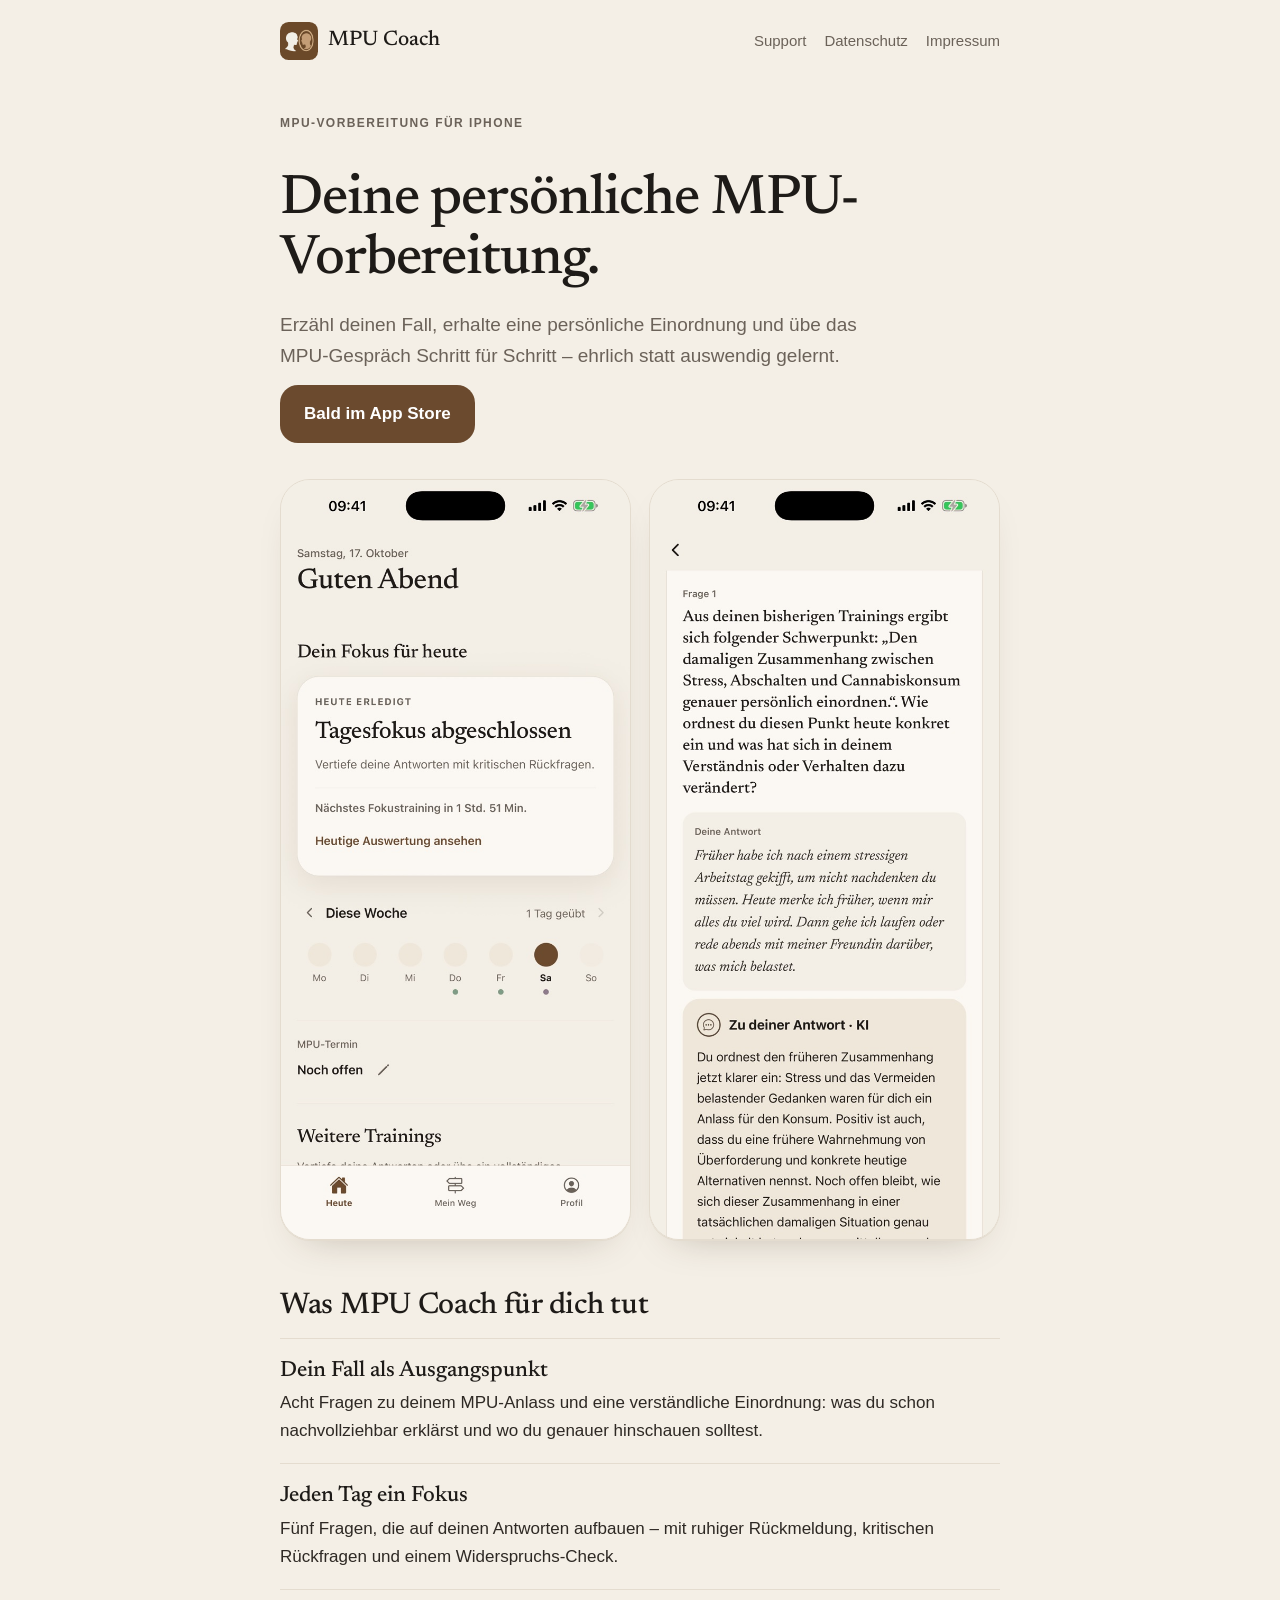
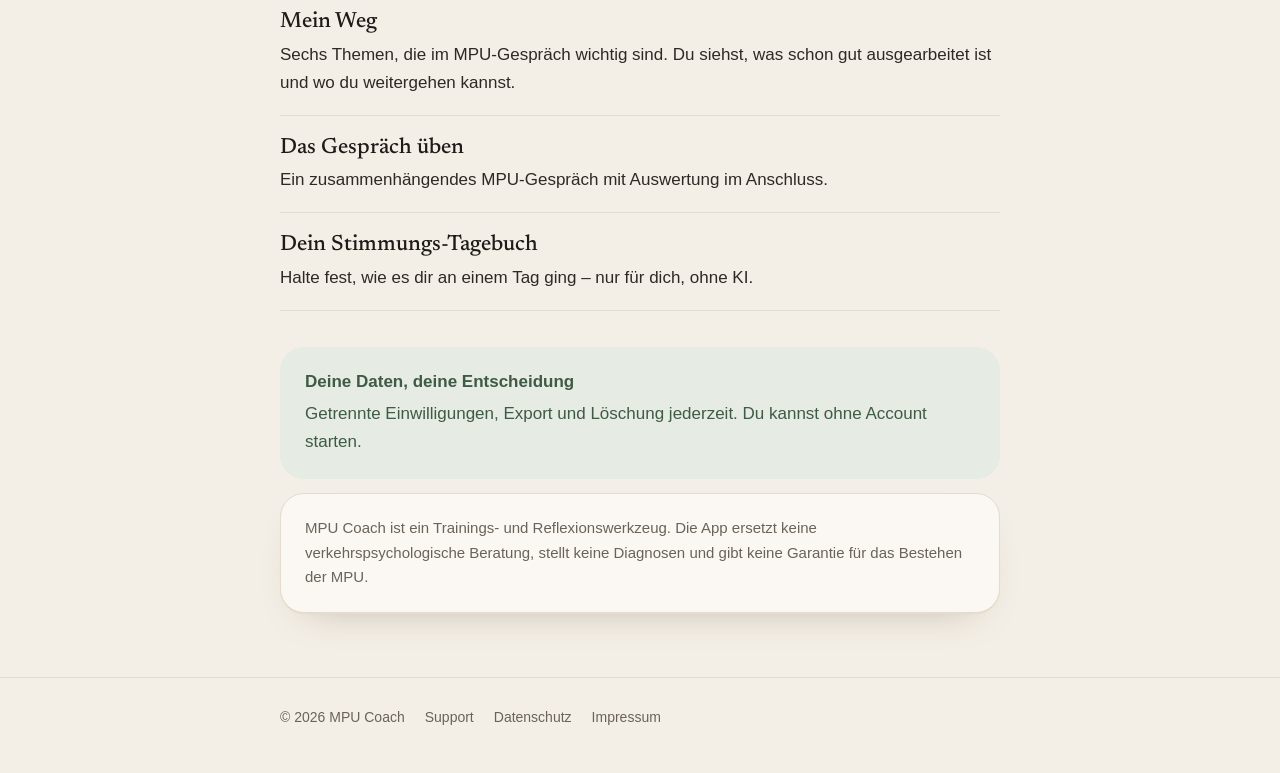
<file: index.html>
<!doctype html>
<html lang="de">
<head>
<meta charset="utf-8">
<meta name="viewport" content="width=device-width, initial-scale=1">
<meta name="theme-color" content="#F4EFE6">
<meta name="color-scheme" content="light">
<title>MPU Coach – persönliche MPU-Vorbereitung</title>
<meta name="description" content="Bereite dich ehrlich und persönlich auf deine MPU vor: Erzähl deinen Fall, erhalte eine Einordnung und übe das Gespräch.">
<link rel="icon" href="favicon.png">
<link rel="apple-touch-icon" href="apple-touch-icon.png">
<link rel="stylesheet" href="style.css">
</head>
<body>
<header class="top"><div class="wrap">
  <a class="brand" href="index.html"><img src="icon.png" alt=""><span>MPU Coach</span></a>
  <nav><a href="support.html">Support</a><a href="datenschutz.html">Datenschutz</a><a href="impressum.html">Impressum</a></nav>
</div></header>
<main class="wrap">
<p class="eyebrow">MPU-Vorbereitung für iPhone</p>
<h1>Deine persönliche MPU-Vorbereitung.</h1>
<p class="lead">Erzähl deinen Fall, erhalte eine persönliche Einordnung und übe das MPU-Gespräch Schritt für Schritt – ehrlich statt auswendig gelernt.</p>
<p><a class="button" href="#app">Bald im App Store</a></p>
<div class="shots">
  <img src="screen-1.jpg" alt="Die Seite „Heute“ in MPU Coach mit Tagesfokus und den Wochentagen">
  <img src="screen-2.jpg" alt="Eine gespeicherte Frage mit der eigenen Antwort in kursiver Schrift und der Rückmeldung">
</div>
<h2 id="app">Was MPU Coach für dich tut</h2>
<ul class="features">
  <li><strong>Dein Fall als Ausgangspunkt</strong>Acht Fragen zu deinem MPU-Anlass und eine verständliche Einordnung: was du schon nachvollziehbar erklärst und wo du genauer hinschauen solltest.</li>
  <li><strong>Jeden Tag ein Fokus</strong>Fünf Fragen, die auf deinen Antworten aufbauen – mit ruhiger Rückmeldung, kritischen Rückfragen und einem Widerspruchs-Check.</li>
  <li><strong>Mein Weg</strong>Sechs Themen, die im MPU-Gespräch wichtig sind. Du siehst, was schon gut ausgearbeitet ist und wo du weitergehen kannst.</li>
  <li><strong>Das Gespräch üben</strong>Ein zusammenhängendes MPU-Gespräch mit Auswertung im Anschluss.</li>
  <li><strong>Dein Stimmungs-Tagebuch</strong>Halte fest, wie es dir an einem Tag ging – nur für dich, ohne KI.</li>
</ul>
<div class="card sage" style="margin-top:36px">
  <h3>Deine Daten, deine Entscheidung</h3>
  <p>Getrennte Einwilligungen, Export und Löschung jederzeit. Du kannst ohne Account starten.</p>
</div>
<div class="card">
  <p class="muted">MPU Coach ist ein Trainings- und Reflexionswerkzeug. Die App ersetzt keine verkehrspsychologische Beratung, stellt keine Diagnosen und gibt keine Garantie für das Bestehen der MPU.</p>
</div>
</main>
<footer><div class="wrap">
  <span>© 2026 MPU Coach</span>
  <a href="support.html">Support</a>
  <a href="datenschutz.html">Datenschutz</a>
  <a href="impressum.html">Impressum</a>
</div></footer>
</body>
</html>
</file>
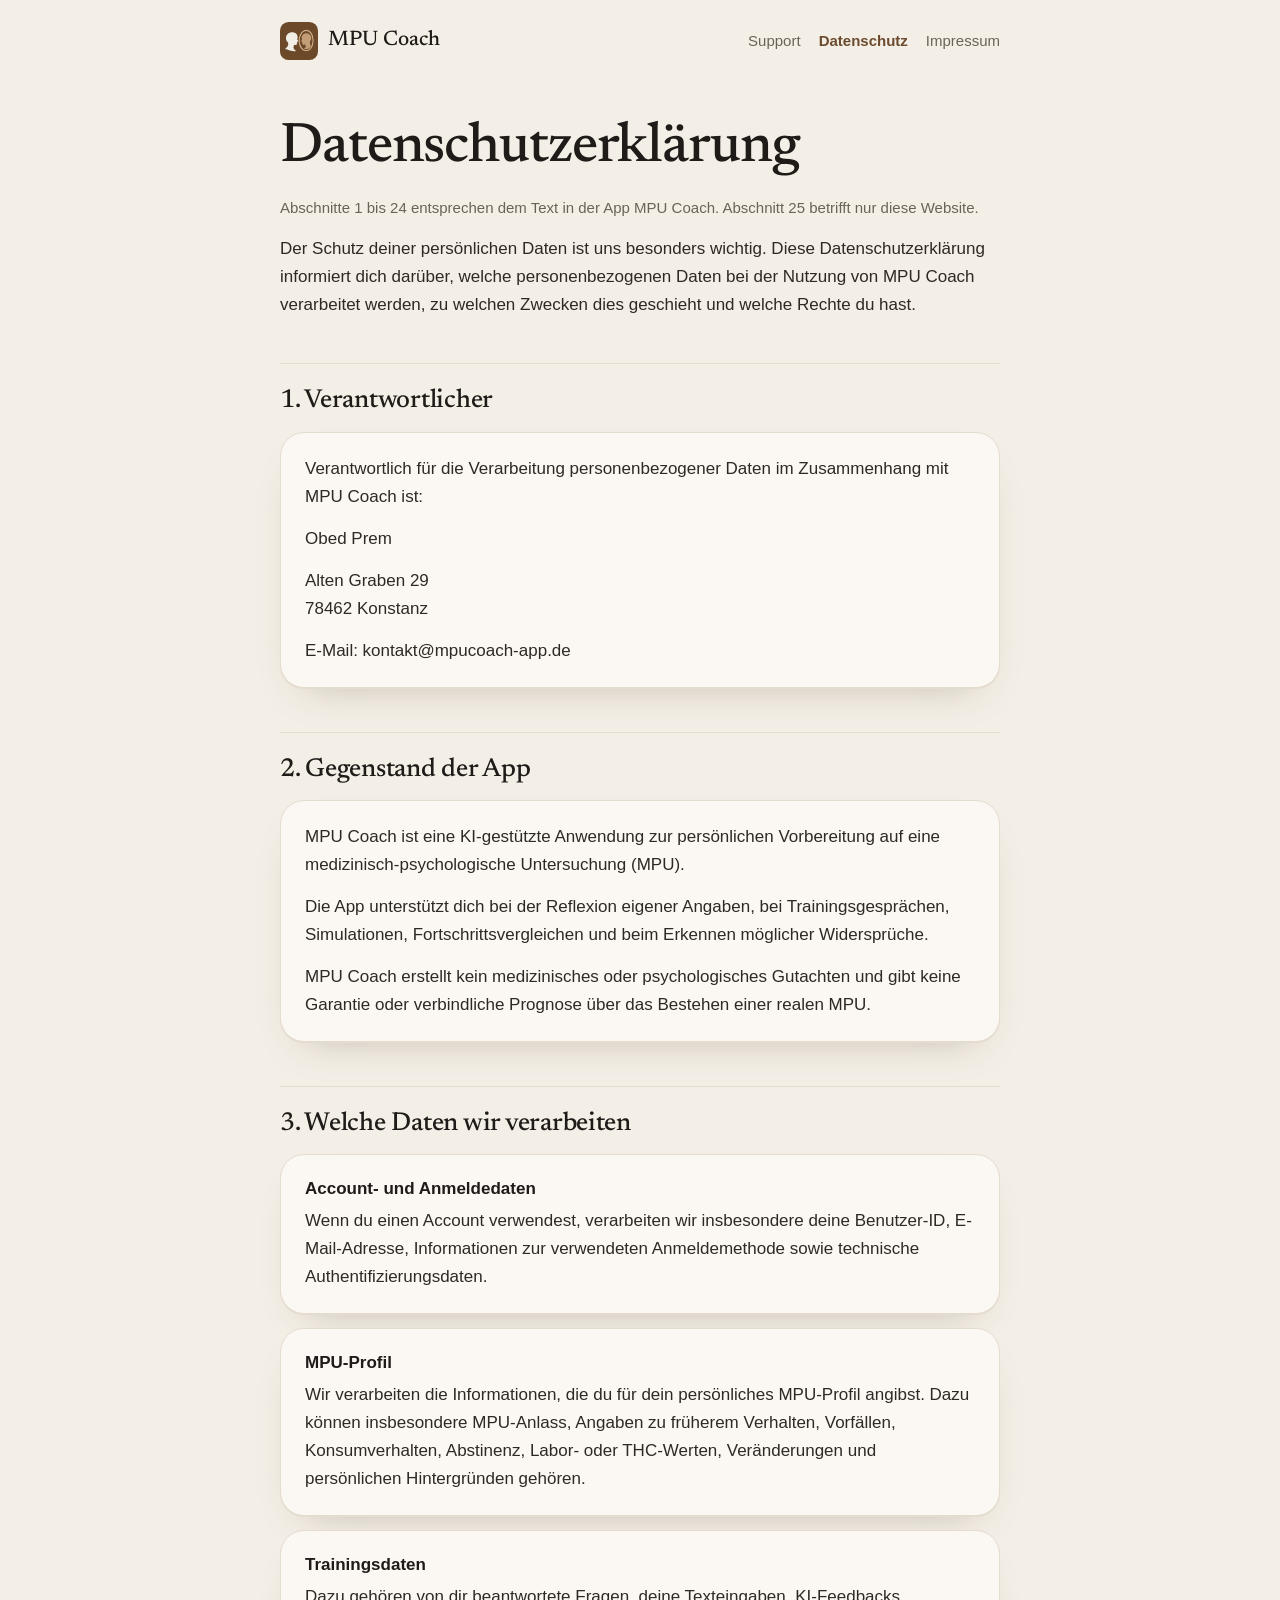
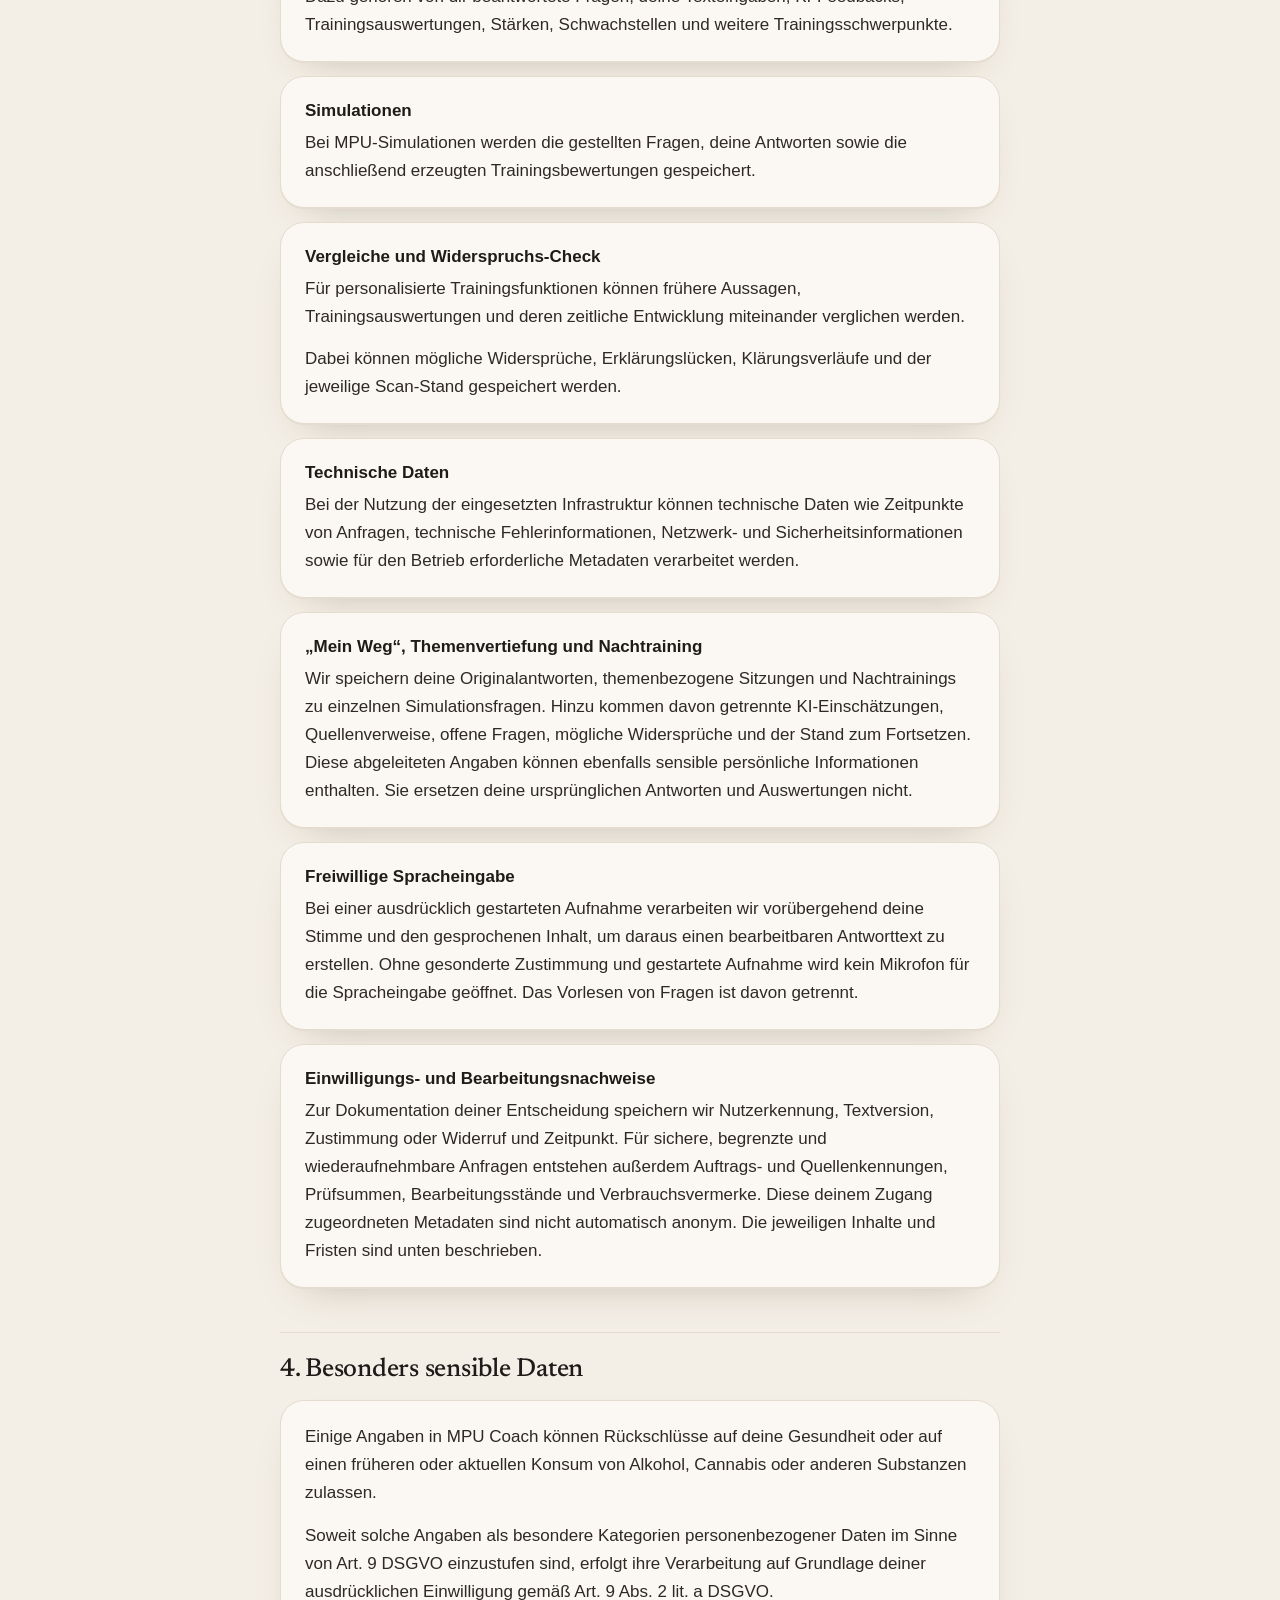
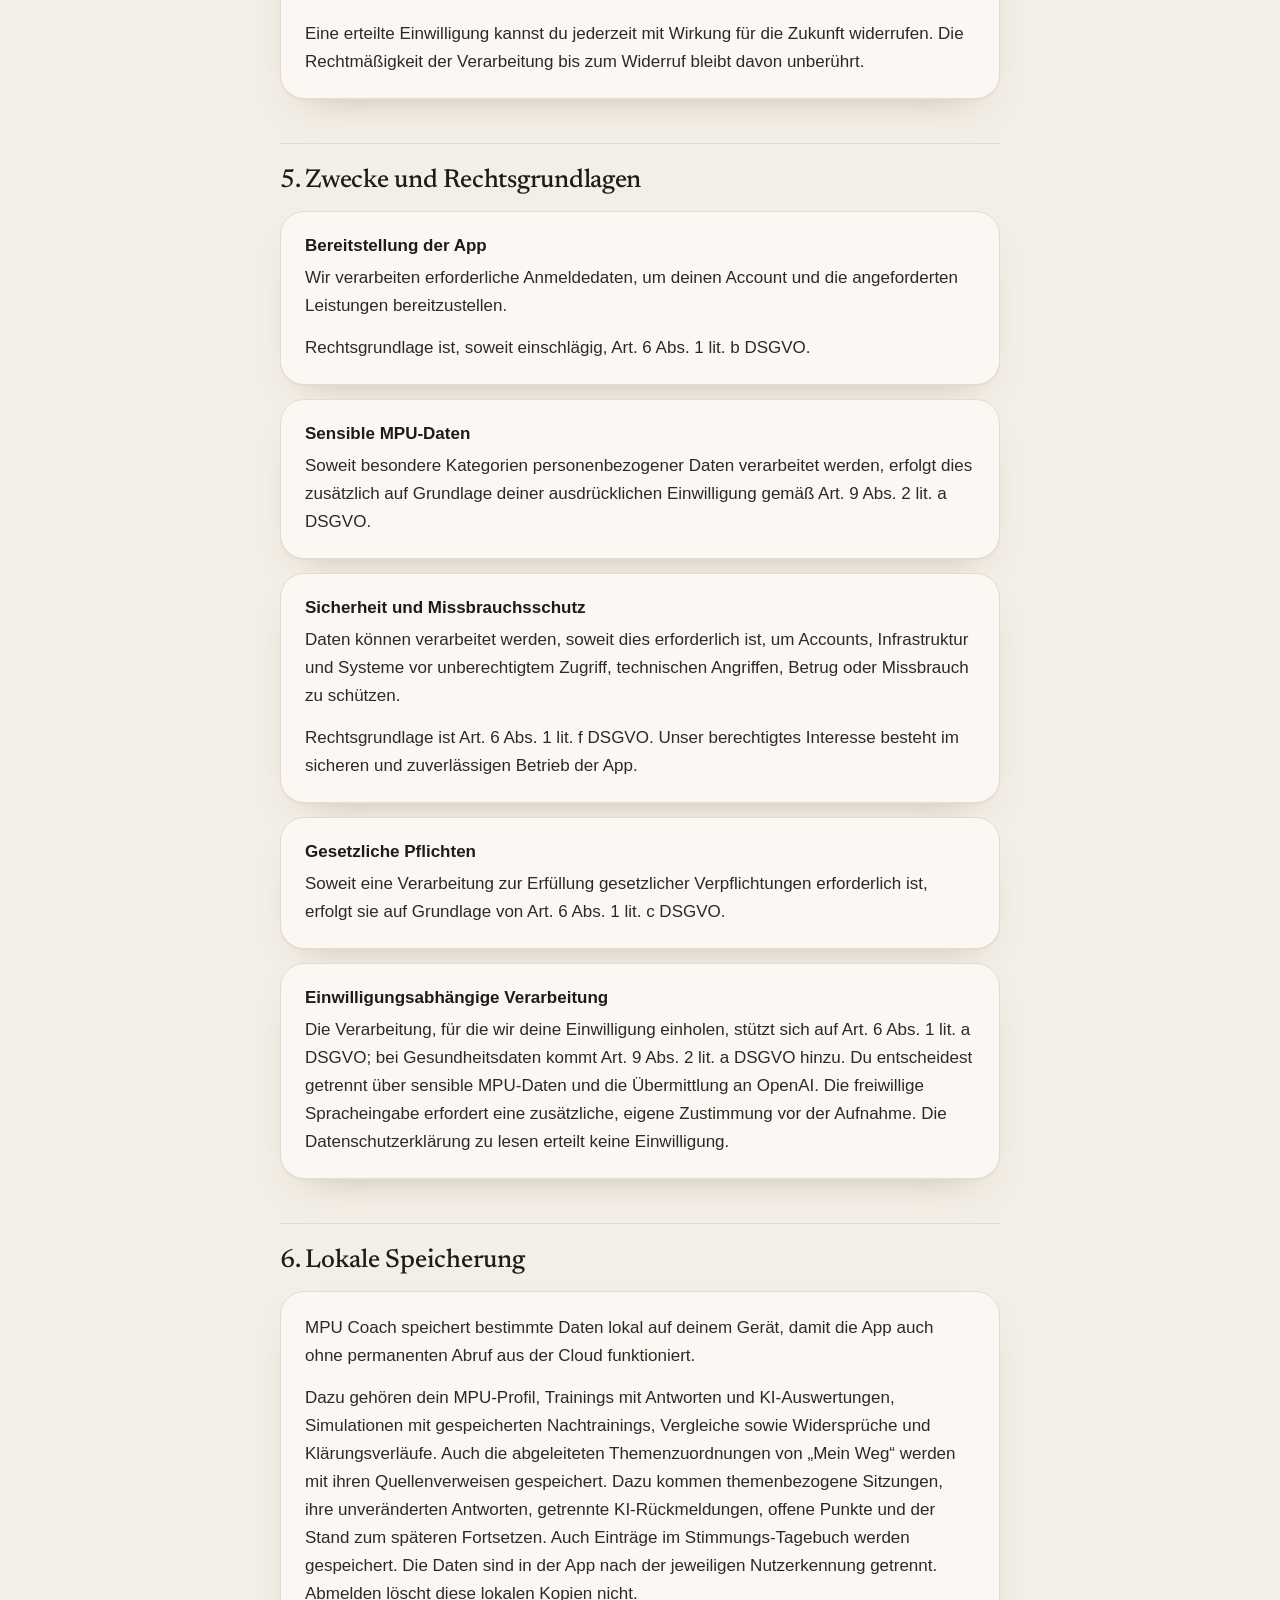
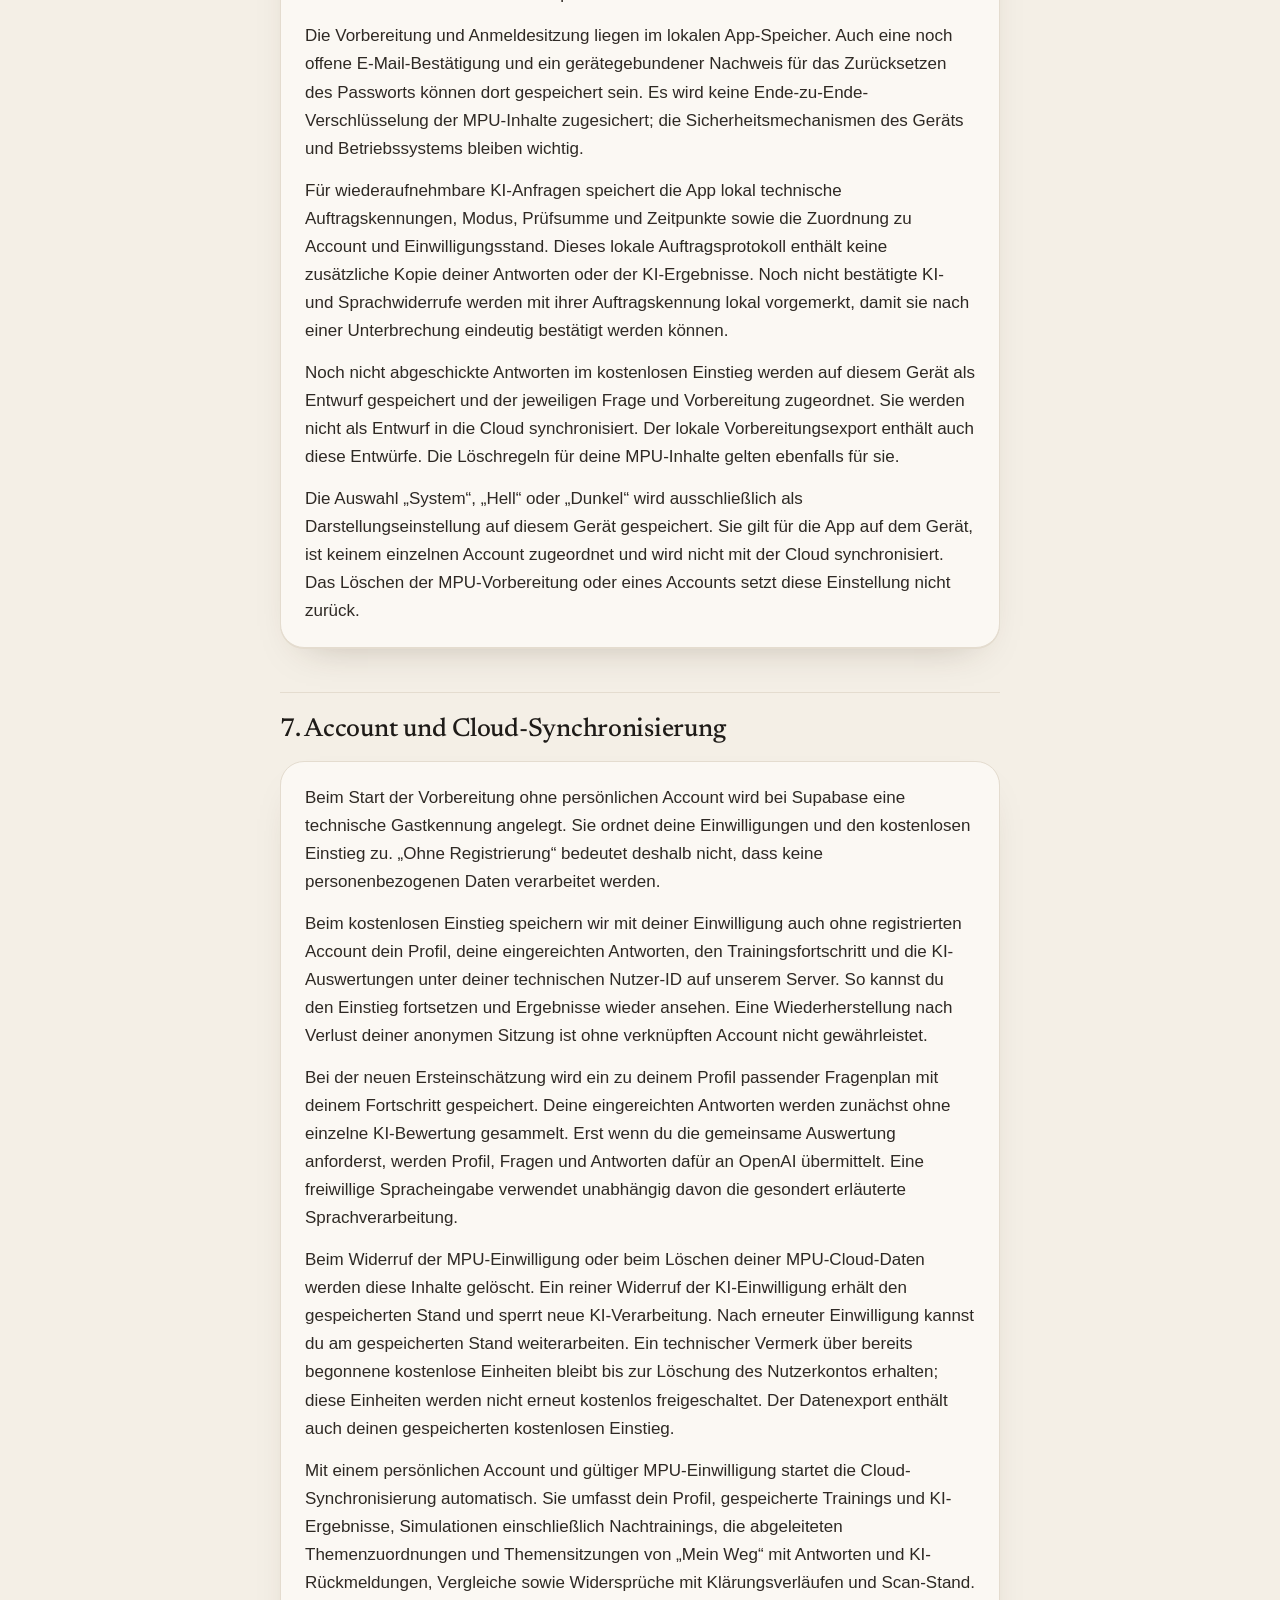
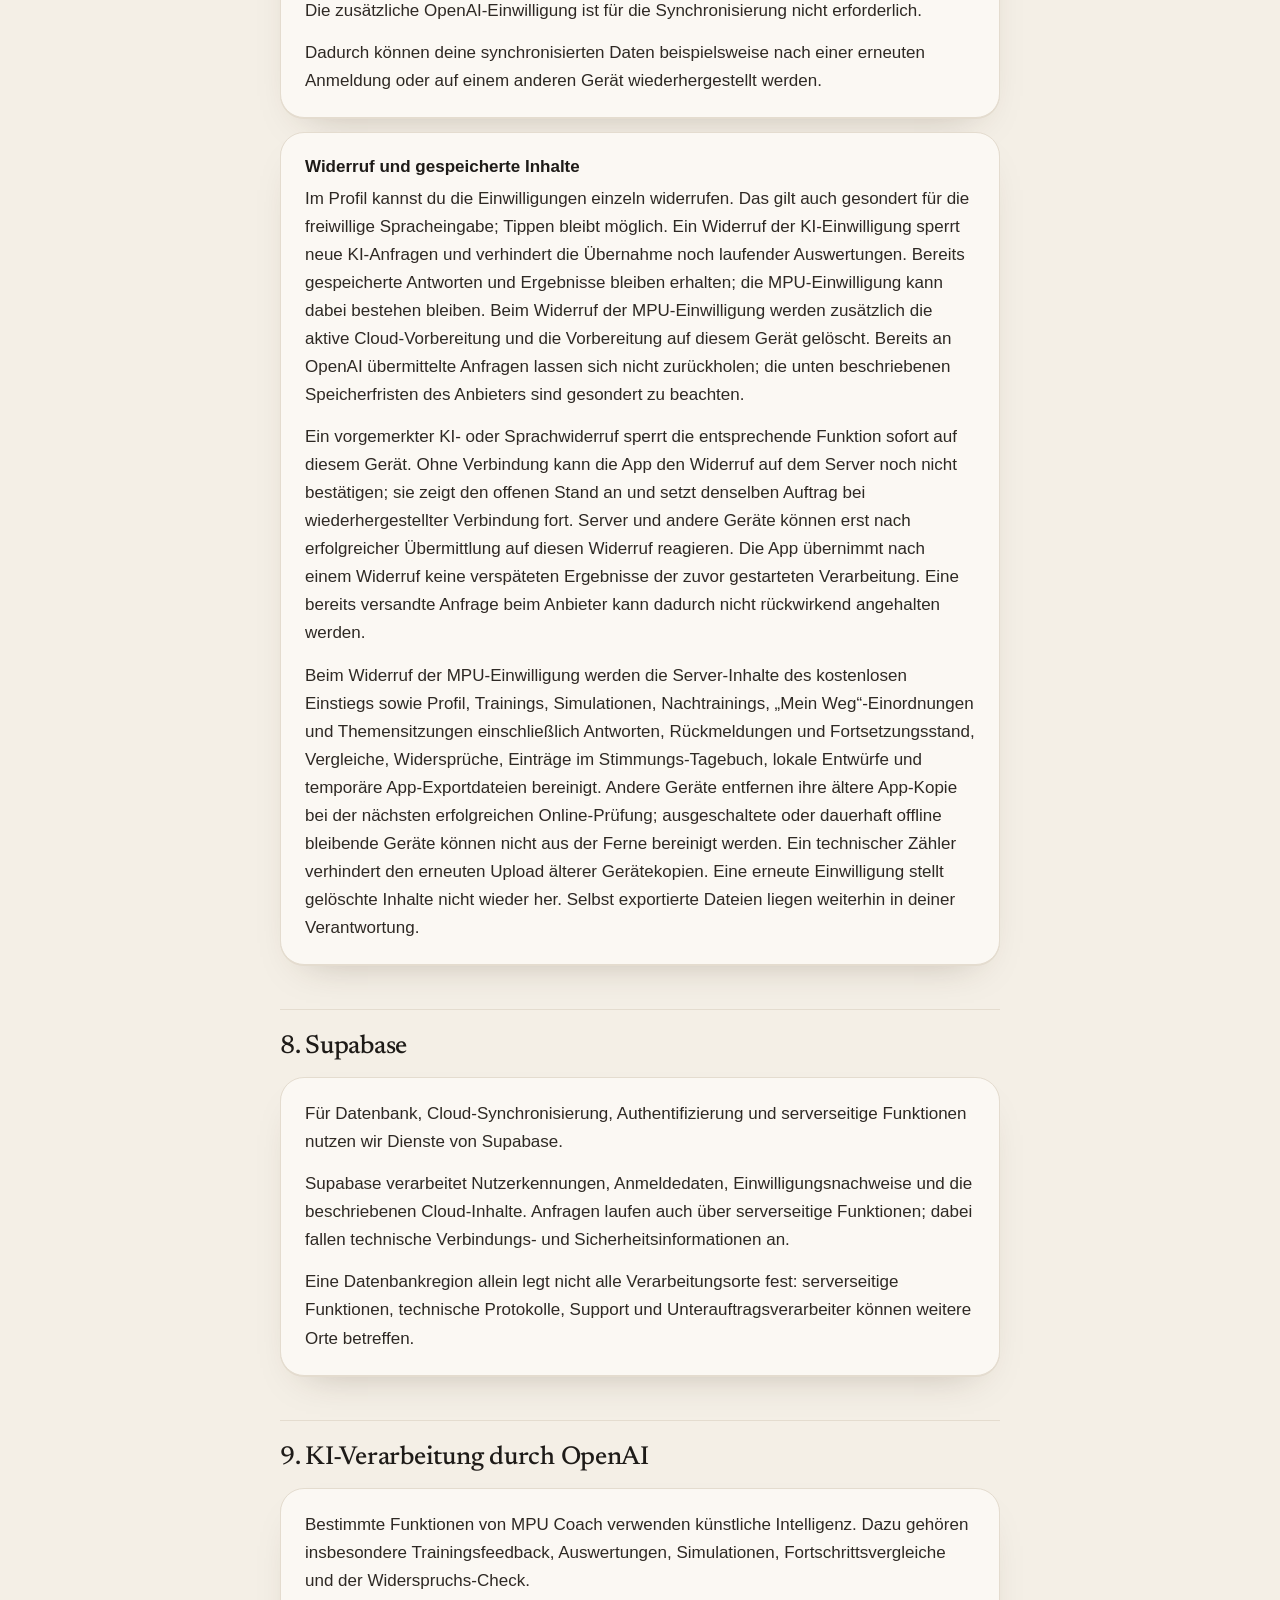
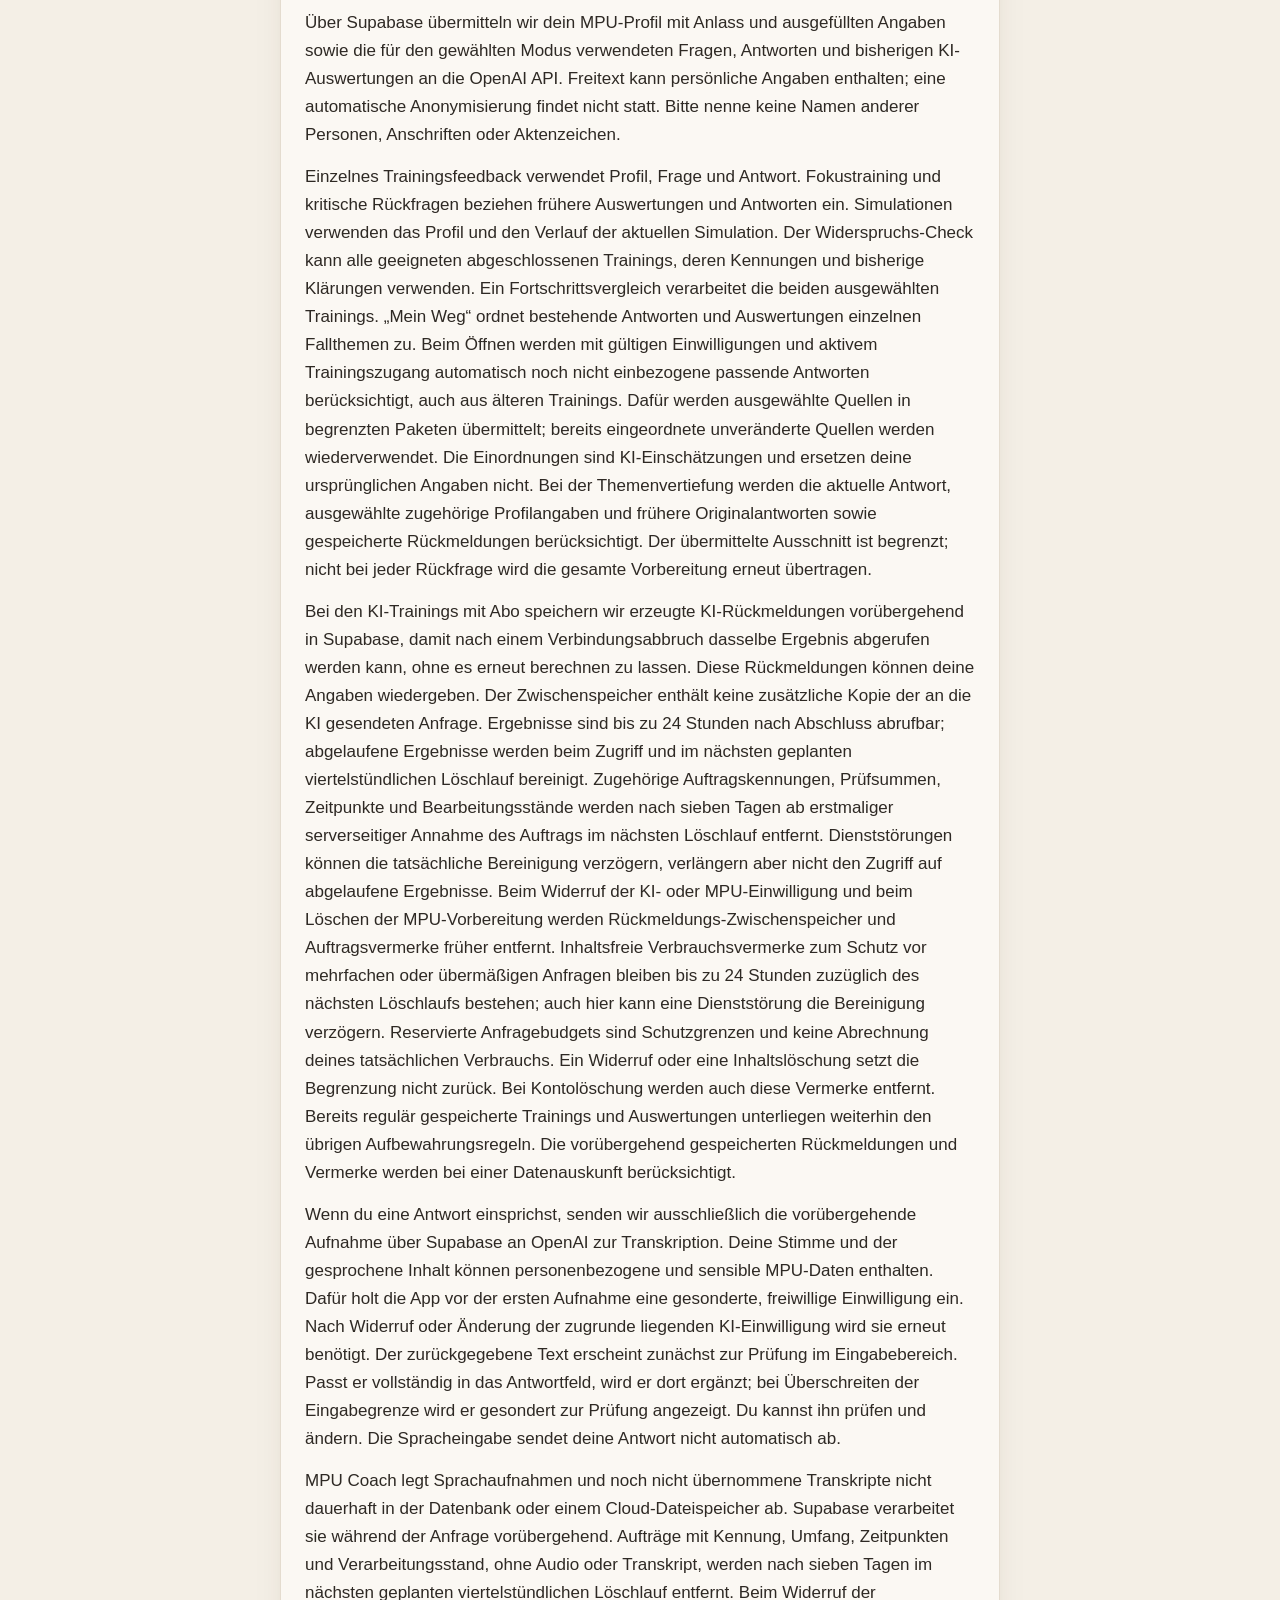
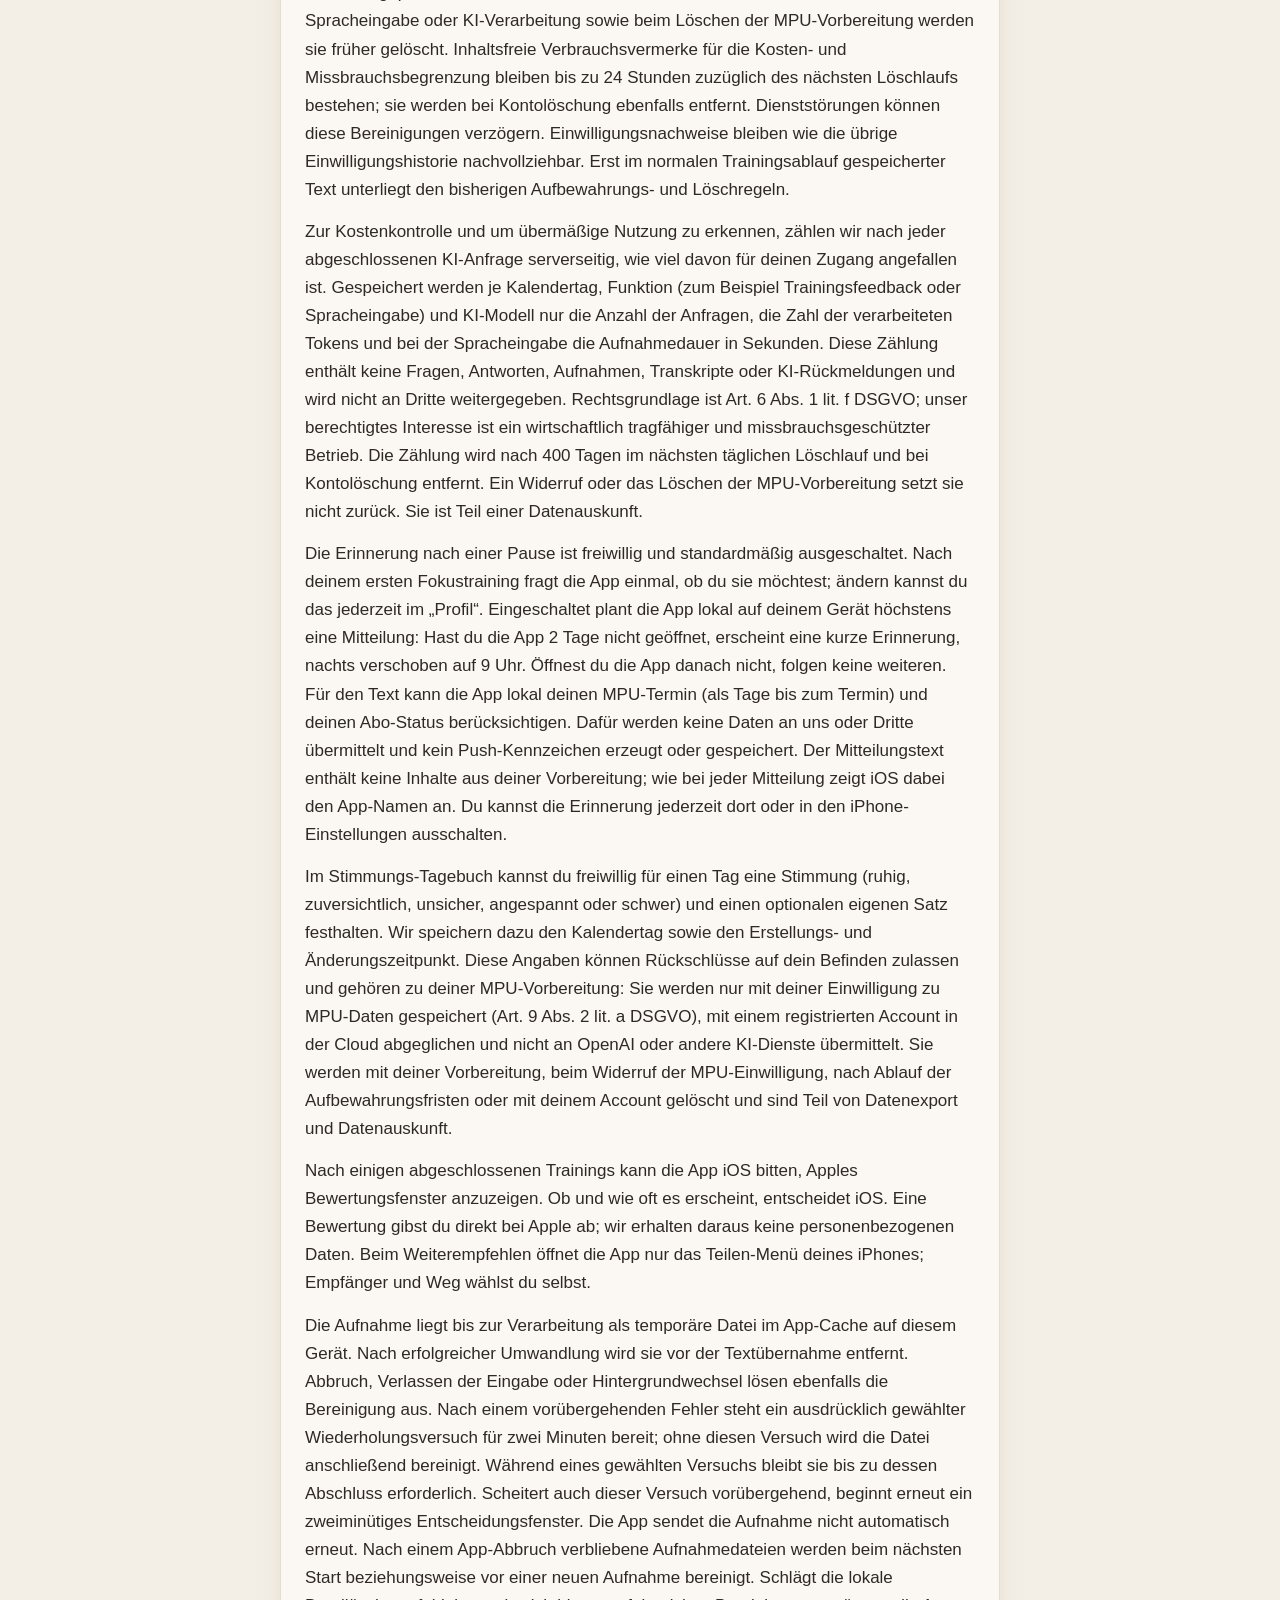
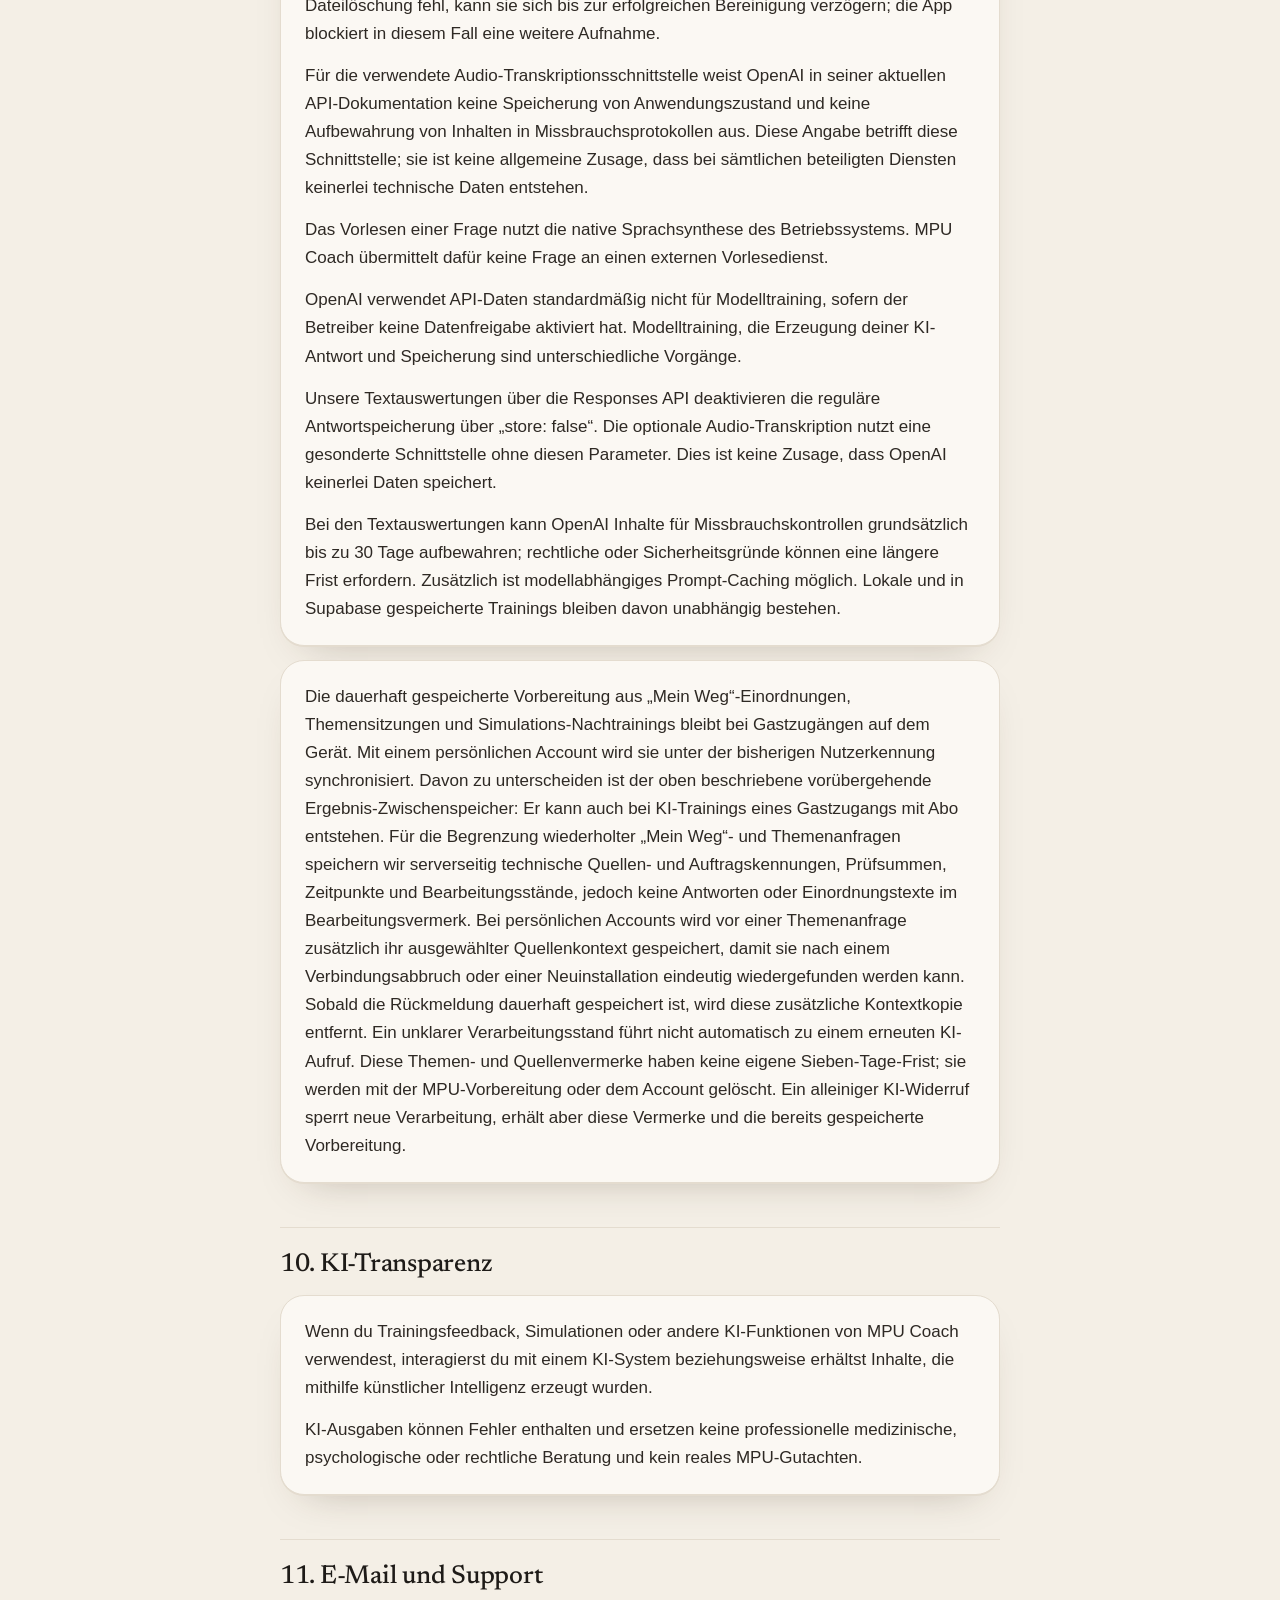
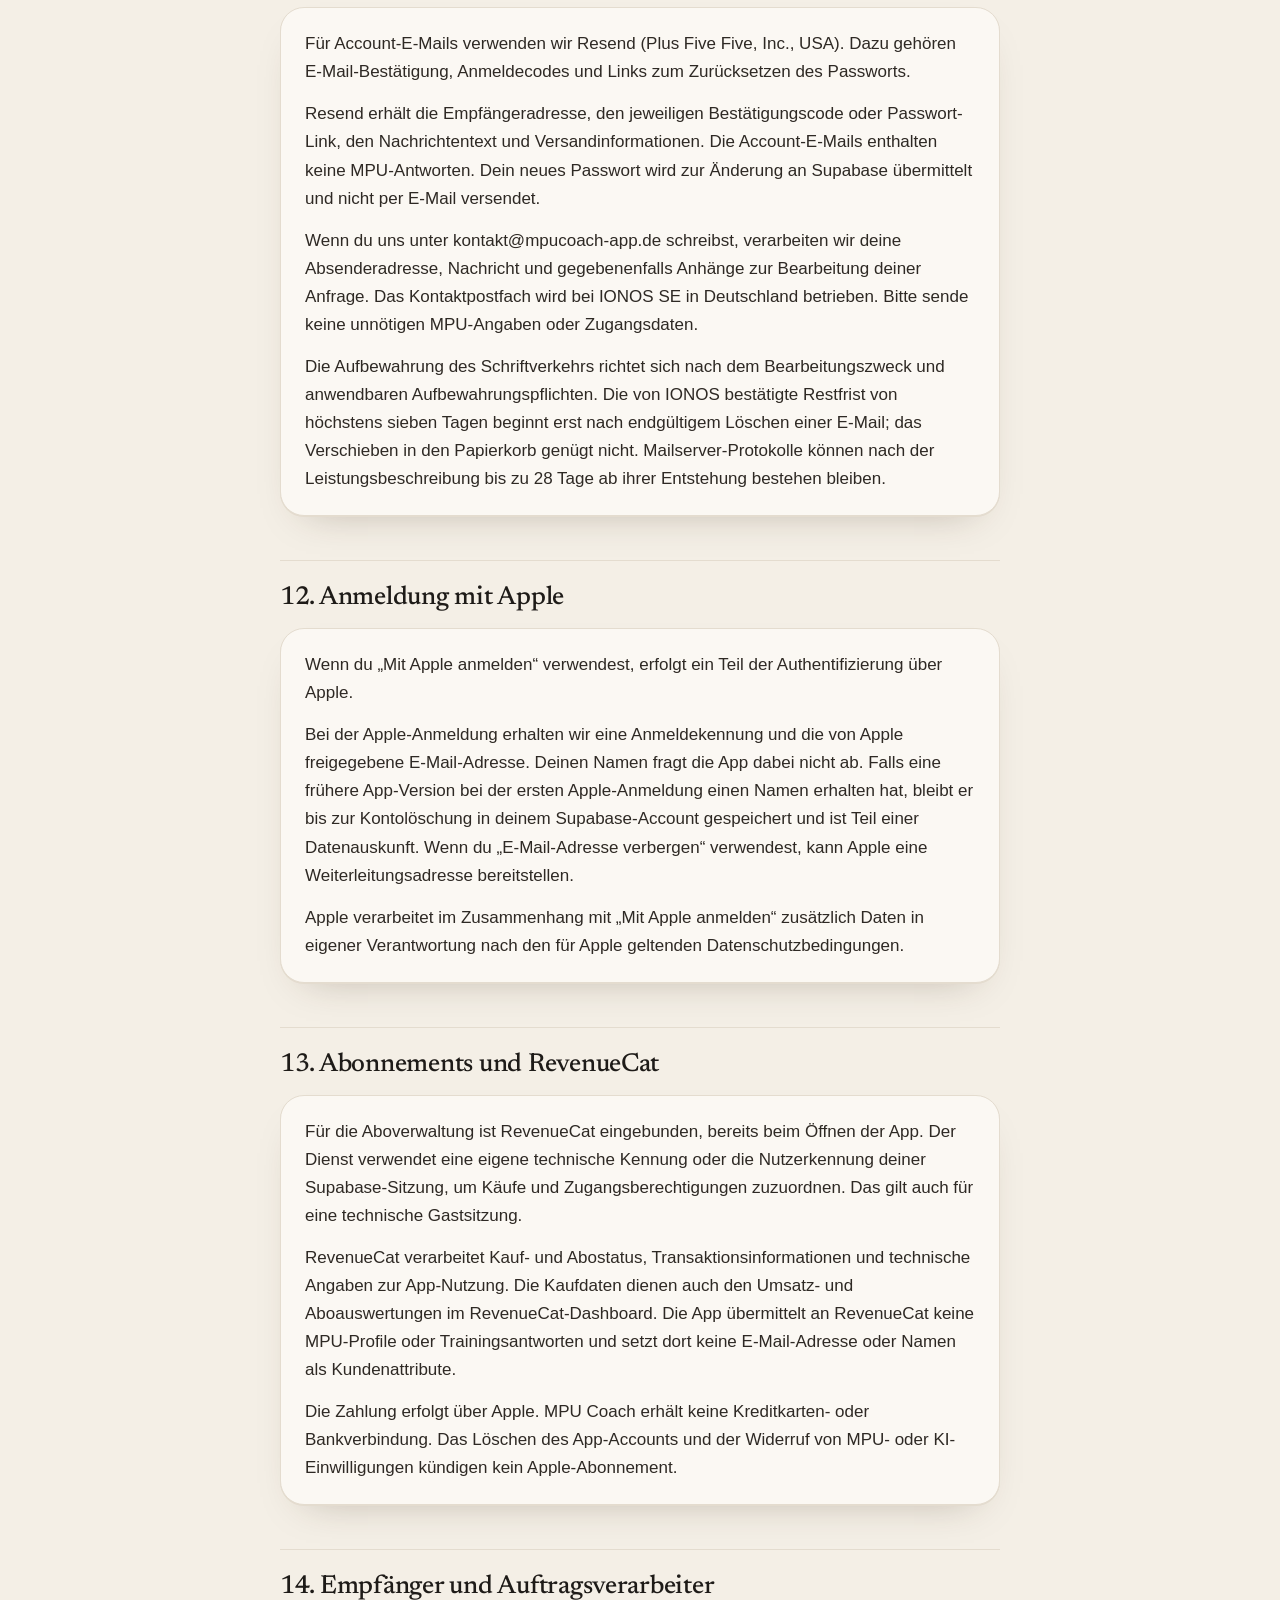
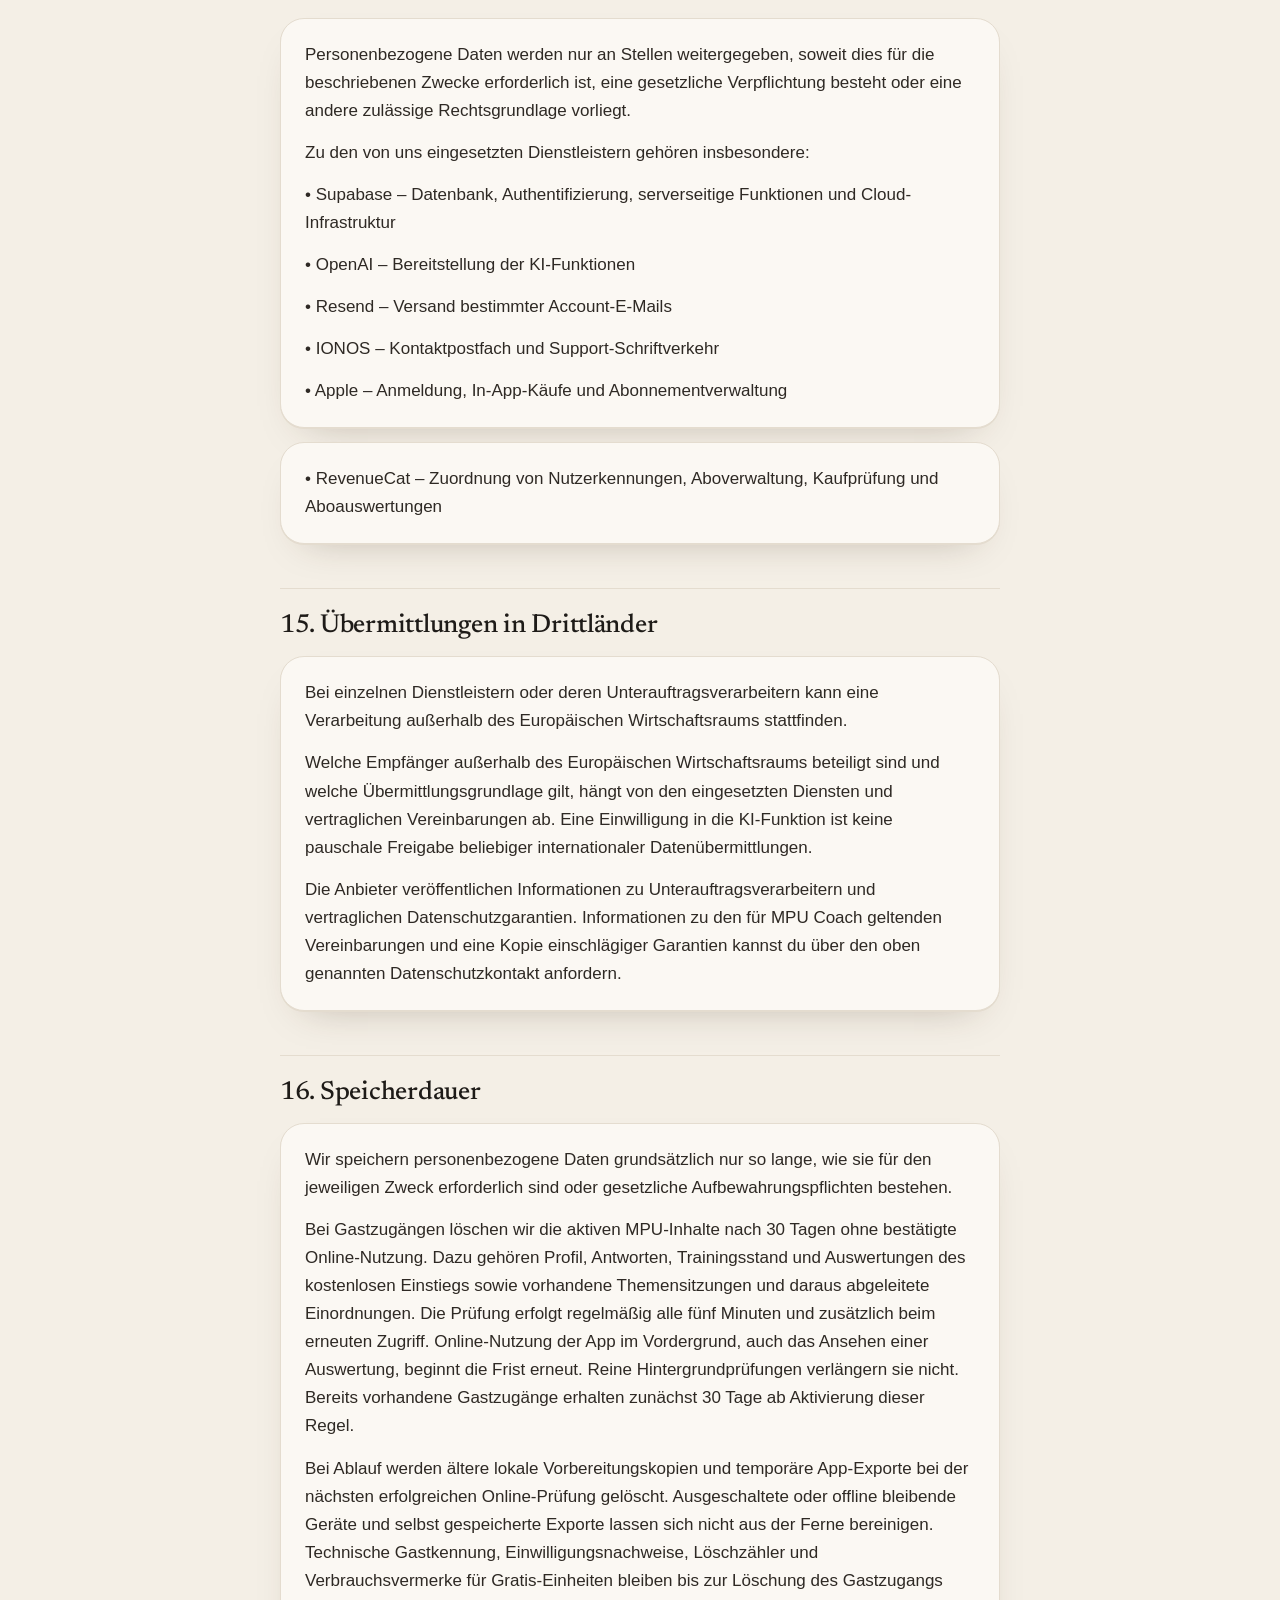
<file: datenschutz.html>
<!doctype html>
<html lang="de">
<head>
<meta charset="utf-8">
<meta name="viewport" content="width=device-width, initial-scale=1">
<meta name="theme-color" content="#F4EFE6">
<meta name="color-scheme" content="light">
<title>Datenschutzerklärung – MPU Coach</title>
<meta name="description" content="Datenschutzerklärung der App MPU Coach.">
<link rel="icon" href="favicon.png">
<link rel="apple-touch-icon" href="apple-touch-icon.png">
<link rel="stylesheet" href="style.css">
</head>
<body>
<header class="top"><div class="wrap">
  <a class="brand" href="index.html"><img src="icon.png" alt=""><span>MPU Coach</span></a>
  <nav><a href="support.html">Support</a><a href="datenschutz.html" aria-current="page">Datenschutz</a><a href="impressum.html">Impressum</a></nav>
</div></header>
<main class="wrap policy">
<h1>Datenschutzerklärung</h1>
<p class="muted">Abschnitte 1 bis 24 entsprechen dem Text in der App MPU Coach. Abschnitt 25 betrifft nur diese Website.</p>
<p>Der Schutz deiner persönlichen Daten ist uns besonders wichtig. Diese Datenschutzerklärung informiert dich darüber, welche personenbezogenen Daten bei der Nutzung von MPU Coach verarbeitet werden, zu welchen Zwecken dies geschieht und welche Rechte du hast.</p>
<h2>1. Verantwortlicher</h2>
<section class="card">
<p>Verantwortlich für die Verarbeitung personenbezogener Daten im Zusammenhang mit MPU Coach ist:</p>
<p>Obed Prem</p>
<p>Alten Graben 29<br>78462 Konstanz</p>
<p>E-Mail: kontakt@mpucoach-app.de</p>
</section>
<h2>2. Gegenstand der App</h2>
<section class="card">
<p>MPU Coach ist eine KI-gestützte Anwendung zur persönlichen Vorbereitung auf eine medizinisch-psychologische Untersuchung (MPU).</p>
<p>Die App unterstützt dich bei der Reflexion eigener Angaben, bei Trainingsgesprächen, Simulationen, Fortschrittsvergleichen und beim Erkennen möglicher Widersprüche.</p>
<p>MPU Coach erstellt kein medizinisches oder psychologisches Gutachten und gibt keine Garantie oder verbindliche Prognose über das Bestehen einer realen MPU.</p>
</section>
<h2>3. Welche Daten wir verarbeiten</h2>
<section class="card">
<h3>Account- und Anmeldedaten</h3>
<p>Wenn du einen Account verwendest, verarbeiten wir insbesondere deine Benutzer-ID, E-Mail-Adresse, Informationen zur verwendeten Anmeldemethode sowie technische Authentifizierungsdaten.</p>
</section>
<section class="card">
<h3>MPU-Profil</h3>
<p>Wir verarbeiten die Informationen, die du für dein persönliches MPU-Profil angibst. Dazu können insbesondere MPU-Anlass, Angaben zu früherem Verhalten, Vorfällen, Konsumverhalten, Abstinenz, Labor- oder THC-Werten, Veränderungen und persönlichen Hintergründen gehören.</p>
</section>
<section class="card">
<h3>Trainingsdaten</h3>
<p>Dazu gehören von dir beantwortete Fragen, deine Texteingaben, KI-Feedbacks, Trainingsauswertungen, Stärken, Schwachstellen und weitere Trainingsschwerpunkte.</p>
</section>
<section class="card">
<h3>Simulationen</h3>
<p>Bei MPU-Simulationen werden die gestellten Fragen, deine Antworten sowie die anschließend erzeugten Trainingsbewertungen gespeichert.</p>
</section>
<section class="card">
<h3>Vergleiche und Widerspruchs-Check</h3>
<p>Für personalisierte Trainingsfunktionen können frühere Aussagen, Trainingsauswertungen und deren zeitliche Entwicklung miteinander verglichen werden.</p>
<p>Dabei können mögliche Widersprüche, Erklärungslücken, Klärungsverläufe und der jeweilige Scan-Stand gespeichert werden.</p>
</section>
<section class="card">
<h3>Technische Daten</h3>
<p>Bei der Nutzung der eingesetzten Infrastruktur können technische Daten wie Zeitpunkte von Anfragen, technische Fehlerinformationen, Netzwerk- und Sicherheitsinformationen sowie für den Betrieb erforderliche Metadaten verarbeitet werden.</p>
</section>
<section class="card">
<h3>„Mein Weg“, Themenvertiefung und Nachtraining</h3>
<p>Wir speichern deine Originalantworten, themenbezogene Sitzungen und Nachtrainings zu einzelnen Simulationsfragen. Hinzu kommen davon getrennte KI-Einschätzungen, Quellenverweise, offene Fragen, mögliche Widersprüche und der Stand zum Fortsetzen. Diese abgeleiteten Angaben können ebenfalls sensible persönliche Informationen enthalten. Sie ersetzen deine ursprünglichen Antworten und Auswertungen nicht.</p>
</section>
<section class="card">
<h3>Freiwillige Spracheingabe</h3>
<p>Bei einer ausdrücklich gestarteten Aufnahme verarbeiten wir vorübergehend deine Stimme und den gesprochenen Inhalt, um daraus einen bearbeitbaren Antworttext zu erstellen. Ohne gesonderte Zustimmung und gestartete Aufnahme wird kein Mikrofon für die Spracheingabe geöffnet. Das Vorlesen von Fragen ist davon getrennt.</p>
</section>
<section class="card">
<h3>Einwilligungs- und Bearbeitungsnachweise</h3>
<p>Zur Dokumentation deiner Entscheidung speichern wir Nutzerkennung, Textversion, Zustimmung oder Widerruf und Zeitpunkt. Für sichere, begrenzte und wiederaufnehmbare Anfragen entstehen außerdem Auftrags- und Quellenkennungen, Prüfsummen, Bearbeitungsstände und Verbrauchsvermerke. Diese deinem Zugang zugeordneten Metadaten sind nicht automatisch anonym. Die jeweiligen Inhalte und Fristen sind unten beschrieben.</p>
</section>
<h2>4. Besonders sensible Daten</h2>
<section class="card">
<p>Einige Angaben in MPU Coach können Rückschlüsse auf deine Gesundheit oder auf einen früheren oder aktuellen Konsum von Alkohol, Cannabis oder anderen Substanzen zulassen.</p>
<p>Soweit solche Angaben als besondere Kategorien personenbezogener Daten im Sinne von Art. 9 DSGVO einzustufen sind, erfolgt ihre Verarbeitung auf Grundlage deiner ausdrücklichen Einwilligung gemäß Art. 9 Abs. 2 lit. a DSGVO.</p>
<p>Eine erteilte Einwilligung kannst du jederzeit mit Wirkung für die Zukunft widerrufen. Die Rechtmäßigkeit der Verarbeitung bis zum Widerruf bleibt davon unberührt.</p>
</section>
<h2>5. Zwecke und Rechtsgrundlagen</h2>
<section class="card">
<h3>Bereitstellung der App</h3>
<p>Wir verarbeiten erforderliche Anmeldedaten, um deinen Account und die angeforderten Leistungen bereitzustellen.</p>
<p>Rechtsgrundlage ist, soweit einschlägig, Art. 6 Abs. 1 lit. b DSGVO.</p>
</section>
<section class="card">
<h3>Sensible MPU-Daten</h3>
<p>Soweit besondere Kategorien personenbezogener Daten verarbeitet werden, erfolgt dies zusätzlich auf Grundlage deiner ausdrücklichen Einwilligung gemäß Art. 9 Abs. 2 lit. a DSGVO.</p>
</section>
<section class="card">
<h3>Sicherheit und Missbrauchsschutz</h3>
<p>Daten können verarbeitet werden, soweit dies erforderlich ist, um Accounts, Infrastruktur und Systeme vor unberechtigtem Zugriff, technischen Angriffen, Betrug oder Missbrauch zu schützen.</p>
<p>Rechtsgrundlage ist Art. 6 Abs. 1 lit. f DSGVO. Unser berechtigtes Interesse besteht im sicheren und zuverlässigen Betrieb der App.</p>
</section>
<section class="card">
<h3>Gesetzliche Pflichten</h3>
<p>Soweit eine Verarbeitung zur Erfüllung gesetzlicher Verpflichtungen erforderlich ist, erfolgt sie auf Grundlage von Art. 6 Abs. 1 lit. c DSGVO.</p>
</section>
<section class="card">
<h3>Einwilligungsabhängige Verarbeitung</h3>
<p>Die Verarbeitung, für die wir deine Einwilligung einholen, stützt sich auf Art. 6 Abs. 1 lit. a DSGVO; bei Gesundheitsdaten kommt Art. 9 Abs. 2 lit. a DSGVO hinzu. Du entscheidest getrennt über sensible MPU-Daten und die Übermittlung an OpenAI. Die freiwillige Spracheingabe erfordert eine zusätzliche, eigene Zustimmung vor der Aufnahme. Die Datenschutzerklärung zu lesen erteilt keine Einwilligung.</p>
</section>
<h2>6. Lokale Speicherung</h2>
<section class="card">
<p>MPU Coach speichert bestimmte Daten lokal auf deinem Gerät, damit die App auch ohne permanenten Abruf aus der Cloud funktioniert.</p>
<p>Dazu gehören dein MPU-Profil, Trainings mit Antworten und KI-Auswertungen, Simulationen mit gespeicherten Nachtrainings, Vergleiche sowie Widersprüche und Klärungsverläufe. Auch die abgeleiteten Themenzuordnungen von „Mein Weg“ werden mit ihren Quellenverweisen gespeichert. Dazu kommen themenbezogene Sitzungen, ihre unveränderten Antworten, getrennte KI-Rückmeldungen, offene Punkte und der Stand zum späteren Fortsetzen. Auch Einträge im Stimmungs-Tagebuch werden gespeichert. Die Daten sind in der App nach der jeweiligen Nutzerkennung getrennt. Abmelden löscht diese lokalen Kopien nicht.</p>
<p>Die Vorbereitung und Anmeldesitzung liegen im lokalen App-Speicher. Auch eine noch offene E-Mail-Bestätigung und ein gerätegebundener Nachweis für das Zurücksetzen des Passworts können dort gespeichert sein. Es wird keine Ende-zu-Ende-Verschlüsselung der MPU-Inhalte zugesichert; die Sicherheitsmechanismen des Geräts und Betriebssystems bleiben wichtig.</p>
<p>Für wiederaufnehmbare KI-Anfragen speichert die App lokal technische Auftragskennungen, Modus, Prüfsumme und Zeitpunkte sowie die Zuordnung zu Account und Einwilligungsstand. Dieses lokale Auftragsprotokoll enthält keine zusätzliche Kopie deiner Antworten oder der KI-Ergebnisse. Noch nicht bestätigte KI- und Sprachwiderrufe werden mit ihrer Auftragskennung lokal vorgemerkt, damit sie nach einer Unterbrechung eindeutig bestätigt werden können.</p>
<p>Noch nicht abgeschickte Antworten im kostenlosen Einstieg werden auf diesem Gerät als Entwurf gespeichert und der jeweiligen Frage und Vorbereitung zugeordnet. Sie werden nicht als Entwurf in die Cloud synchronisiert. Der lokale Vorbereitungsexport enthält auch diese Entwürfe. Die Löschregeln für deine MPU-Inhalte gelten ebenfalls für sie.</p>
<p>Die Auswahl „System“, „Hell“ oder „Dunkel“ wird ausschließlich als Darstellungseinstellung auf diesem Gerät gespeichert. Sie gilt für die App auf dem Gerät, ist keinem einzelnen Account zugeordnet und wird nicht mit der Cloud synchronisiert. Das Löschen der MPU-Vorbereitung oder eines Accounts setzt diese Einstellung nicht zurück.</p>
</section>
<h2>7. Account und Cloud-Synchronisierung</h2>
<section class="card">
<p>Beim Start der Vorbereitung ohne persönlichen Account wird bei Supabase eine technische Gastkennung angelegt. Sie ordnet deine Einwilligungen und den kostenlosen Einstieg zu. „Ohne Registrierung“ bedeutet deshalb nicht, dass keine personenbezogenen Daten verarbeitet werden.</p>
<p>Beim kostenlosen Einstieg speichern wir mit deiner Einwilligung auch ohne registrierten Account dein Profil, deine eingereichten Antworten, den Trainingsfortschritt und die KI-Auswertungen unter deiner technischen Nutzer-ID auf unserem Server. So kannst du den Einstieg fortsetzen und Ergebnisse wieder ansehen. Eine Wiederherstellung nach Verlust deiner anonymen Sitzung ist ohne verknüpften Account nicht gewährleistet.</p>
<p>Bei der neuen Ersteinschätzung wird ein zu deinem Profil passender Fragenplan mit deinem Fortschritt gespeichert. Deine eingereichten Antworten werden zunächst ohne einzelne KI-Bewertung gesammelt. Erst wenn du die gemeinsame Auswertung anforderst, werden Profil, Fragen und Antworten dafür an OpenAI übermittelt. Eine freiwillige Spracheingabe verwendet unabhängig davon die gesondert erläuterte Sprachverarbeitung.</p>
<p>Beim Widerruf der MPU-Einwilligung oder beim Löschen deiner MPU-Cloud-Daten werden diese Inhalte gelöscht. Ein reiner Widerruf der KI-Einwilligung erhält den gespeicherten Stand und sperrt neue KI-Verarbeitung. Nach erneuter Einwilligung kannst du am gespeicherten Stand weiterarbeiten. Ein technischer Vermerk über bereits begonnene kostenlose Einheiten bleibt bis zur Löschung des Nutzerkontos erhalten; diese Einheiten werden nicht erneut kostenlos freigeschaltet. Der Datenexport enthält auch deinen gespeicherten kostenlosen Einstieg.</p>
<p>Mit einem persönlichen Account und gültiger MPU-Einwilligung startet die Cloud-Synchronisierung automatisch. Sie umfasst dein Profil, gespeicherte Trainings und KI-Ergebnisse, Simulationen einschließlich Nachtrainings, die abgeleiteten Themenzuordnungen und Themensitzungen von „Mein Weg“ mit Antworten und KI-Rückmeldungen, Vergleiche sowie Widersprüche mit Klärungsverläufen und Scan-Stand. Die zusätzliche OpenAI-Einwilligung ist für die Synchronisierung nicht erforderlich.</p>
<p>Dadurch können deine synchronisierten Daten beispielsweise nach einer erneuten Anmeldung oder auf einem anderen Gerät wiederhergestellt werden.</p>
</section>
<section class="card">
<h3>Widerruf und gespeicherte Inhalte</h3>
<p>Im Profil kannst du die Einwilligungen einzeln widerrufen. Das gilt auch gesondert für die freiwillige Spracheingabe; Tippen bleibt möglich. Ein Widerruf der KI-Einwilligung sperrt neue KI-Anfragen und verhindert die Übernahme noch laufender Auswertungen. Bereits gespeicherte Antworten und Ergebnisse bleiben erhalten; die MPU-Einwilligung kann dabei bestehen bleiben. Beim Widerruf der MPU-Einwilligung werden zusätzlich die aktive Cloud-Vorbereitung und die Vorbereitung auf diesem Gerät gelöscht. Bereits an OpenAI übermittelte Anfragen lassen sich nicht zurückholen; die unten beschriebenen Speicherfristen des Anbieters sind gesondert zu beachten.</p>
<p>Ein vorgemerkter KI- oder Sprachwiderruf sperrt die entsprechende Funktion sofort auf diesem Gerät. Ohne Verbindung kann die App den Widerruf auf dem Server noch nicht bestätigen; sie zeigt den offenen Stand an und setzt denselben Auftrag bei wiederhergestellter Verbindung fort. Server und andere Geräte können erst nach erfolgreicher Übermittlung auf diesen Widerruf reagieren. Die App übernimmt nach einem Widerruf keine verspäteten Ergebnisse der zuvor gestarteten Verarbeitung. Eine bereits versandte Anfrage beim Anbieter kann dadurch nicht rückwirkend angehalten werden.</p>
<p>Beim Widerruf der MPU-Einwilligung werden die Server-Inhalte des kostenlosen Einstiegs sowie Profil, Trainings, Simulationen, Nachtrainings, „Mein Weg“-Einordnungen und Themensitzungen einschließlich Antworten, Rückmeldungen und Fortsetzungsstand, Vergleiche, Widersprüche, Einträge im Stimmungs-Tagebuch, lokale Entwürfe und temporäre App-Exportdateien bereinigt. Andere Geräte entfernen ihre ältere App-Kopie bei der nächsten erfolgreichen Online-Prüfung; ausgeschaltete oder dauerhaft offline bleibende Geräte können nicht aus der Ferne bereinigt werden. Ein technischer Zähler verhindert den erneuten Upload älterer Gerätekopien. Eine erneute Einwilligung stellt gelöschte Inhalte nicht wieder her. Selbst exportierte Dateien liegen weiterhin in deiner Verantwortung.</p>
</section>
<h2>8. Supabase</h2>
<section class="card">
<p>Für Datenbank, Cloud-Synchronisierung, Authentifizierung und serverseitige Funktionen nutzen wir Dienste von Supabase.</p>
<p>Supabase verarbeitet Nutzerkennungen, Anmeldedaten, Einwilligungsnachweise und die beschriebenen Cloud-Inhalte. Anfragen laufen auch über serverseitige Funktionen; dabei fallen technische Verbindungs- und Sicherheitsinformationen an.</p>
<p>Eine Datenbankregion allein legt nicht alle Verarbeitungsorte fest: serverseitige Funktionen, technische Protokolle, Support und Unterauftragsverarbeiter können weitere Orte betreffen.</p>
</section>
<h2>9. KI-Verarbeitung durch OpenAI</h2>
<section class="card">
<p>Bestimmte Funktionen von MPU Coach verwenden künstliche Intelligenz. Dazu gehören insbesondere Trainingsfeedback, Auswertungen, Simulationen, Fortschrittsvergleiche und der Widerspruchs-Check.</p>
<p>Über Supabase übermitteln wir dein MPU-Profil mit Anlass und ausgefüllten Angaben sowie die für den gewählten Modus verwendeten Fragen, Antworten und bisherigen KI-Auswertungen an die OpenAI API. Freitext kann persönliche Angaben enthalten; eine automatische Anonymisierung findet nicht statt. Bitte nenne keine Namen anderer Personen, Anschriften oder Aktenzeichen.</p>
<p>Einzelnes Trainingsfeedback verwendet Profil, Frage und Antwort. Fokustraining und kritische Rückfragen beziehen frühere Auswertungen und Antworten ein. Simulationen verwenden das Profil und den Verlauf der aktuellen Simulation. Der Widerspruchs-Check kann alle geeigneten abgeschlossenen Trainings, deren Kennungen und bisherige Klärungen verwenden. Ein Fortschrittsvergleich verarbeitet die beiden ausgewählten Trainings. „Mein Weg“ ordnet bestehende Antworten und Auswertungen einzelnen Fallthemen zu. Beim Öffnen werden mit gültigen Einwilligungen und aktivem Trainingszugang automatisch noch nicht einbezogene passende Antworten berücksichtigt, auch aus älteren Trainings. Dafür werden ausgewählte Quellen in begrenzten Paketen übermittelt; bereits eingeordnete unveränderte Quellen werden wiederverwendet. Die Einordnungen sind KI-Einschätzungen und ersetzen deine ursprünglichen Angaben nicht. Bei der Themenvertiefung werden die aktuelle Antwort, ausgewählte zugehörige Profilangaben und frühere Originalantworten sowie gespeicherte Rückmeldungen berücksichtigt. Der übermittelte Ausschnitt ist begrenzt; nicht bei jeder Rückfrage wird die gesamte Vorbereitung erneut übertragen.</p>
<p>Bei den KI-Trainings mit Abo speichern wir erzeugte KI-Rückmeldungen vorübergehend in Supabase, damit nach einem Verbindungsabbruch dasselbe Ergebnis abgerufen werden kann, ohne es erneut berechnen zu lassen. Diese Rückmeldungen können deine Angaben wiedergeben. Der Zwischenspeicher enthält keine zusätzliche Kopie der an die KI gesendeten Anfrage. Ergebnisse sind bis zu 24 Stunden nach Abschluss abrufbar; abgelaufene Ergebnisse werden beim Zugriff und im nächsten geplanten viertelstündlichen Löschlauf bereinigt. Zugehörige Auftragskennungen, Prüfsummen, Zeitpunkte und Bearbeitungsstände werden nach sieben Tagen ab erstmaliger serverseitiger Annahme des Auftrags im nächsten Löschlauf entfernt. Dienststörungen können die tatsächliche Bereinigung verzögern, verlängern aber nicht den Zugriff auf abgelaufene Ergebnisse. Beim Widerruf der KI- oder MPU-Einwilligung und beim Löschen der MPU-Vorbereitung werden Rückmeldungs-Zwischenspeicher und Auftragsvermerke früher entfernt. Inhaltsfreie Verbrauchsvermerke zum Schutz vor mehrfachen oder übermäßigen Anfragen bleiben bis zu 24 Stunden zuzüglich des nächsten Löschlaufs bestehen; auch hier kann eine Dienststörung die Bereinigung verzögern. Reservierte Anfragebudgets sind Schutzgrenzen und keine Abrechnung deines tatsächlichen Verbrauchs. Ein Widerruf oder eine Inhaltslöschung setzt die Begrenzung nicht zurück. Bei Kontolöschung werden auch diese Vermerke entfernt. Bereits regulär gespeicherte Trainings und Auswertungen unterliegen weiterhin den übrigen Aufbewahrungsregeln. Die vorübergehend gespeicherten Rückmeldungen und Vermerke werden bei einer Datenauskunft berücksichtigt.</p>
<p>Wenn du eine Antwort einsprichst, senden wir ausschließlich die vorübergehende Aufnahme über Supabase an OpenAI zur Transkription. Deine Stimme und der gesprochene Inhalt können personenbezogene und sensible MPU-Daten enthalten. Dafür holt die App vor der ersten Aufnahme eine gesonderte, freiwillige Einwilligung ein. Nach Widerruf oder Änderung der zugrunde liegenden KI-Einwilligung wird sie erneut benötigt. Der zurückgegebene Text erscheint zunächst zur Prüfung im Eingabebereich. Passt er vollständig in das Antwortfeld, wird er dort ergänzt; bei Überschreiten der Eingabegrenze wird er gesondert zur Prüfung angezeigt. Du kannst ihn prüfen und ändern. Die Spracheingabe sendet deine Antwort nicht automatisch ab.</p>
<p>MPU Coach legt Sprachaufnahmen und noch nicht übernommene Transkripte nicht dauerhaft in der Datenbank oder einem Cloud-Dateispeicher ab. Supabase verarbeitet sie während der Anfrage vorübergehend. Aufträge mit Kennung, Umfang, Zeitpunkten und Verarbeitungsstand, ohne Audio oder Transkript, werden nach sieben Tagen im nächsten geplanten viertelstündlichen Löschlauf entfernt. Beim Widerruf der Spracheingabe oder KI-Verarbeitung sowie beim Löschen der MPU-Vorbereitung werden sie früher gelöscht. Inhaltsfreie Verbrauchsvermerke für die Kosten- und Missbrauchsbegrenzung bleiben bis zu 24 Stunden zuzüglich des nächsten Löschlaufs bestehen; sie werden bei Kontolöschung ebenfalls entfernt. Dienststörungen können diese Bereinigungen verzögern. Einwilligungsnachweise bleiben wie die übrige Einwilligungshistorie nachvollziehbar. Erst im normalen Trainingsablauf gespeicherter Text unterliegt den bisherigen Aufbewahrungs- und Löschregeln.</p>
<p>Zur Kostenkontrolle und um übermäßige Nutzung zu erkennen, zählen wir nach jeder abgeschlossenen KI-Anfrage serverseitig, wie viel davon für deinen Zugang angefallen ist. Gespeichert werden je Kalendertag, Funktion (zum Beispiel Trainingsfeedback oder Spracheingabe) und KI-Modell nur die Anzahl der Anfragen, die Zahl der verarbeiteten Tokens und bei der Spracheingabe die Aufnahmedauer in Sekunden. Diese Zählung enthält keine Fragen, Antworten, Aufnahmen, Transkripte oder KI-Rückmeldungen und wird nicht an Dritte weitergegeben. Rechtsgrundlage ist Art. 6 Abs. 1 lit. f DSGVO; unser berechtigtes Interesse ist ein wirtschaftlich tragfähiger und missbrauchsgeschützter Betrieb. Die Zählung wird nach 400 Tagen im nächsten täglichen Löschlauf und bei Kontolöschung entfernt. Ein Widerruf oder das Löschen der MPU-Vorbereitung setzt sie nicht zurück. Sie ist Teil einer Datenauskunft.</p>
<p>Die Erinnerung nach einer Pause ist freiwillig und standardmäßig ausgeschaltet. Nach deinem ersten Fokustraining fragt die App einmal, ob du sie möchtest; ändern kannst du das jederzeit im „Profil“. Eingeschaltet plant die App lokal auf deinem Gerät höchstens eine Mitteilung: Hast du die App 2 Tage nicht geöffnet, erscheint eine kurze Erinnerung, nachts verschoben auf 9 Uhr. Öffnest du die App danach nicht, folgen keine weiteren. Für den Text kann die App lokal deinen MPU-Termin (als Tage bis zum Termin) und deinen Abo-Status berücksichtigen. Dafür werden keine Daten an uns oder Dritte übermittelt und kein Push-Kennzeichen erzeugt oder gespeichert. Der Mitteilungstext enthält keine Inhalte aus deiner Vorbereitung; wie bei jeder Mitteilung zeigt iOS dabei den App-Namen an. Du kannst die Erinnerung jederzeit dort oder in den iPhone-Einstellungen ausschalten.</p>
<p>Im Stimmungs-Tagebuch kannst du freiwillig für einen Tag eine Stimmung (ruhig, zuversichtlich, unsicher, angespannt oder schwer) und einen optionalen eigenen Satz festhalten. Wir speichern dazu den Kalendertag sowie den Erstellungs- und Änderungszeitpunkt. Diese Angaben können Rückschlüsse auf dein Befinden zulassen und gehören zu deiner MPU-Vorbereitung: Sie werden nur mit deiner Einwilligung zu MPU-Daten gespeichert (Art. 9 Abs. 2 lit. a DSGVO), mit einem registrierten Account in der Cloud abgeglichen und nicht an OpenAI oder andere KI-Dienste übermittelt. Sie werden mit deiner Vorbereitung, beim Widerruf der MPU-Einwilligung, nach Ablauf der Aufbewahrungsfristen oder mit deinem Account gelöscht und sind Teil von Datenexport und Datenauskunft.</p>
<p>Nach einigen abgeschlossenen Trainings kann die App iOS bitten, Apples Bewertungsfenster anzuzeigen. Ob und wie oft es erscheint, entscheidet iOS. Eine Bewertung gibst du direkt bei Apple ab; wir erhalten daraus keine personenbezogenen Daten. Beim Weiterempfehlen öffnet die App nur das Teilen-Menü deines iPhones; Empfänger und Weg wählst du selbst.</p>
<p>Die Aufnahme liegt bis zur Verarbeitung als temporäre Datei im App-Cache auf diesem Gerät. Nach erfolgreicher Umwandlung wird sie vor der Textübernahme entfernt. Abbruch, Verlassen der Eingabe oder Hintergrundwechsel lösen ebenfalls die Bereinigung aus. Nach einem vorübergehenden Fehler steht ein ausdrücklich gewählter Wiederholungsversuch für zwei Minuten bereit; ohne diesen Versuch wird die Datei anschließend bereinigt. Während eines gewählten Versuchs bleibt sie bis zu dessen Abschluss erforderlich. Scheitert auch dieser Versuch vorübergehend, beginnt erneut ein zweiminütiges Entscheidungsfenster. Die App sendet die Aufnahme nicht automatisch erneut. Nach einem App-Abbruch verbliebene Aufnahmedateien werden beim nächsten Start beziehungsweise vor einer neuen Aufnahme bereinigt. Schlägt die lokale Dateilöschung fehl, kann sie sich bis zur erfolgreichen Bereinigung verzögern; die App blockiert in diesem Fall eine weitere Aufnahme.</p>
<p>Für die verwendete Audio-Transkriptionsschnittstelle weist OpenAI in seiner aktuellen API-Dokumentation keine Speicherung von Anwendungszustand und keine Aufbewahrung von Inhalten in Missbrauchsprotokollen aus. Diese Angabe betrifft diese Schnittstelle; sie ist keine allgemeine Zusage, dass bei sämtlichen beteiligten Diensten keinerlei technische Daten entstehen.</p>
<p>Das Vorlesen einer Frage nutzt die native Sprachsynthese des Betriebssystems. MPU Coach übermittelt dafür keine Frage an einen externen Vorlesedienst.</p>
<p>OpenAI verwendet API-Daten standardmäßig nicht für Modelltraining, sofern der Betreiber keine Datenfreigabe aktiviert hat. Modelltraining, die Erzeugung deiner KI-Antwort und Speicherung sind unterschiedliche Vorgänge.</p>
<p>Unsere Textauswertungen über die Responses API deaktivieren die reguläre Antwortspeicherung über „store: false“. Die optionale Audio-Transkription nutzt eine gesonderte Schnittstelle ohne diesen Parameter. Dies ist keine Zusage, dass OpenAI keinerlei Daten speichert.</p>
<p>Bei den Textauswertungen kann OpenAI Inhalte für Missbrauchskontrollen grundsätzlich bis zu 30 Tage aufbewahren; rechtliche oder Sicherheitsgründe können eine längere Frist erfordern. Zusätzlich ist modellabhängiges Prompt-Caching möglich. Lokale und in Supabase gespeicherte Trainings bleiben davon unabhängig bestehen.</p>
</section>
<section class="card">
<p>Die dauerhaft gespeicherte Vorbereitung aus „Mein Weg“-Einordnungen, Themensitzungen und Simulations-Nachtrainings bleibt bei Gastzugängen auf dem Gerät. Mit einem persönlichen Account wird sie unter der bisherigen Nutzerkennung synchronisiert. Davon zu unterscheiden ist der oben beschriebene vorübergehende Ergebnis-Zwischenspeicher: Er kann auch bei KI-Trainings eines Gastzugangs mit Abo entstehen. Für die Begrenzung wiederholter „Mein Weg“- und Themenanfragen speichern wir serverseitig technische Quellen- und Auftragskennungen, Prüfsummen, Zeitpunkte und Bearbeitungsstände, jedoch keine Antworten oder Einordnungstexte im Bearbeitungsvermerk. Bei persönlichen Accounts wird vor einer Themenanfrage zusätzlich ihr ausgewählter Quellenkontext gespeichert, damit sie nach einem Verbindungsabbruch oder einer Neuinstallation eindeutig wiedergefunden werden kann. Sobald die Rückmeldung dauerhaft gespeichert ist, wird diese zusätzliche Kontextkopie entfernt. Ein unklarer Verarbeitungsstand führt nicht automatisch zu einem erneuten KI-Aufruf. Diese Themen- und Quellenvermerke haben keine eigene Sieben-Tage-Frist; sie werden mit der MPU-Vorbereitung oder dem Account gelöscht. Ein alleiniger KI-Widerruf sperrt neue Verarbeitung, erhält aber diese Vermerke und die bereits gespeicherte Vorbereitung.</p>
</section>
<h2>10. KI-Transparenz</h2>
<section class="card">
<p>Wenn du Trainingsfeedback, Simulationen oder andere KI-Funktionen von MPU Coach verwendest, interagierst du mit einem KI-System beziehungsweise erhältst Inhalte, die mithilfe künstlicher Intelligenz erzeugt wurden.</p>
<p>KI-Ausgaben können Fehler enthalten und ersetzen keine professionelle medizinische, psychologische oder rechtliche Beratung und kein reales MPU-Gutachten.</p>
</section>
<h2>11. E-Mail und Support</h2>
<section class="card">
<p>Für Account-E-Mails verwenden wir Resend (Plus Five Five, Inc., USA). Dazu gehören E-Mail-Bestätigung, Anmeldecodes und Links zum Zurücksetzen des Passworts.</p>
<p>Resend erhält die Empfängeradresse, den jeweiligen Bestätigungscode oder Passwort-Link, den Nachrichtentext und Versandinformationen. Die Account-E-Mails enthalten keine MPU-Antworten. Dein neues Passwort wird zur Änderung an Supabase übermittelt und nicht per E-Mail versendet.</p>
<p>Wenn du uns unter kontakt@mpucoach-app.de schreibst, verarbeiten wir deine Absenderadresse, Nachricht und gegebenenfalls Anhänge zur Bearbeitung deiner Anfrage. Das Kontaktpostfach wird bei IONOS SE in Deutschland betrieben. Bitte sende keine unnötigen MPU-Angaben oder Zugangsdaten.</p>
<p>Die Aufbewahrung des Schriftverkehrs richtet sich nach dem Bearbeitungszweck und anwendbaren Aufbewahrungspflichten. Die von IONOS bestätigte Restfrist von höchstens sieben Tagen beginnt erst nach endgültigem Löschen einer E-Mail; das Verschieben in den Papierkorb genügt nicht. Mailserver-Protokolle können nach der Leistungsbeschreibung bis zu 28 Tage ab ihrer Entstehung bestehen bleiben.</p>
</section>
<h2>12. Anmeldung mit Apple</h2>
<section class="card">
<p>Wenn du „Mit Apple anmelden“ verwendest, erfolgt ein Teil der Authentifizierung über Apple.</p>
<p>Bei der Apple-Anmeldung erhalten wir eine Anmeldekennung und die von Apple freigegebene E-Mail-Adresse. Deinen Namen fragt die App dabei nicht ab. Falls eine frühere App-Version bei der ersten Apple-Anmeldung einen Namen erhalten hat, bleibt er bis zur Kontolöschung in deinem Supabase-Account gespeichert und ist Teil einer Datenauskunft. Wenn du „E-Mail-Adresse verbergen“ verwendest, kann Apple eine Weiterleitungsadresse bereitstellen.</p>
<p>Apple verarbeitet im Zusammenhang mit „Mit Apple anmelden“ zusätzlich Daten in eigener Verantwortung nach den für Apple geltenden Datenschutzbedingungen.</p>
</section>
<h2>13. Abonnements und RevenueCat</h2>
<section class="card">
<p>Für die Aboverwaltung ist RevenueCat eingebunden, bereits beim Öffnen der App. Der Dienst verwendet eine eigene technische Kennung oder die Nutzerkennung deiner Supabase-Sitzung, um Käufe und Zugangsberechtigungen zuzuordnen. Das gilt auch für eine technische Gastsitzung.</p>
<p>RevenueCat verarbeitet Kauf- und Abostatus, Transaktionsinformationen und technische Angaben zur App-Nutzung. Die Kaufdaten dienen auch den Umsatz- und Aboauswertungen im RevenueCat-Dashboard. Die App übermittelt an RevenueCat keine MPU-Profile oder Trainingsantworten und setzt dort keine E-Mail-Adresse oder Namen als Kundenattribute.</p>
<p>Die Zahlung erfolgt über Apple. MPU Coach erhält keine Kreditkarten- oder Bankverbindung. Das Löschen des App-Accounts und der Widerruf von MPU- oder KI-Einwilligungen kündigen kein Apple-Abonnement.</p>
</section>
<h2>14. Empfänger und Auftragsverarbeiter</h2>
<section class="card">
<p>Personenbezogene Daten werden nur an Stellen weitergegeben, soweit dies für die beschriebenen Zwecke erforderlich ist, eine gesetzliche Verpflichtung besteht oder eine andere zulässige Rechtsgrundlage vorliegt.</p>
<p>Zu den von uns eingesetzten Dienstleistern gehören insbesondere:</p>
<p>• Supabase – Datenbank, Authentifizierung, serverseitige Funktionen und Cloud-Infrastruktur</p>
<p>• OpenAI – Bereitstellung der KI-Funktionen</p>
<p>• Resend – Versand bestimmter Account-E-Mails</p>
<p>• IONOS – Kontaktpostfach und Support-Schriftverkehr</p>
<p>• Apple – Anmeldung, In-App-Käufe und Abonnementverwaltung</p>
</section>
<section class="card">
<p>• RevenueCat – Zuordnung von Nutzerkennungen, Aboverwaltung, Kaufprüfung und Aboauswertungen</p>
</section>
<h2>15. Übermittlungen in Drittländer</h2>
<section class="card">
<p>Bei einzelnen Dienstleistern oder deren Unterauftragsverarbeitern kann eine Verarbeitung außerhalb des Europäischen Wirtschaftsraums stattfinden.</p>
<p>Welche Empfänger außerhalb des Europäischen Wirtschaftsraums beteiligt sind und welche Übermittlungsgrundlage gilt, hängt von den eingesetzten Diensten und vertraglichen Vereinbarungen ab. Eine Einwilligung in die KI-Funktion ist keine pauschale Freigabe beliebiger internationaler Datenübermittlungen.</p>
<p>Die Anbieter veröffentlichen Informationen zu Unterauftragsverarbeitern und vertraglichen Datenschutzgarantien. Informationen zu den für MPU Coach geltenden Vereinbarungen und eine Kopie einschlägiger Garantien kannst du über den oben genannten Datenschutzkontakt anfordern.</p>
</section>
<h2>16. Speicherdauer</h2>
<section class="card">
<p>Wir speichern personenbezogene Daten grundsätzlich nur so lange, wie sie für den jeweiligen Zweck erforderlich sind oder gesetzliche Aufbewahrungspflichten bestehen.</p>
<p>Bei Gastzugängen löschen wir die aktiven MPU-Inhalte nach 30 Tagen ohne bestätigte Online-Nutzung. Dazu gehören Profil, Antworten, Trainingsstand und Auswertungen des kostenlosen Einstiegs sowie vorhandene Themensitzungen und daraus abgeleitete Einordnungen. Die Prüfung erfolgt regelmäßig alle fünf Minuten und zusätzlich beim erneuten Zugriff. Online-Nutzung der App im Vordergrund, auch das Ansehen einer Auswertung, beginnt die Frist erneut. Reine Hintergrundprüfungen verlängern sie nicht. Bereits vorhandene Gastzugänge erhalten zunächst 30 Tage ab Aktivierung dieser Regel.</p>
<p>Bei Ablauf werden ältere lokale Vorbereitungskopien und temporäre App-Exporte bei der nächsten erfolgreichen Online-Prüfung gelöscht. Ausgeschaltete oder offline bleibende Geräte und selbst gespeicherte Exporte lassen sich nicht aus der Ferne bereinigen. Technische Gastkennung, Einwilligungsnachweise, Löschzähler und Verbrauchsvermerke für Gratis-Einheiten bleiben bis zur Löschung des Gastzugangs erhalten. Der Fristablauf widerruft deine Einwilligung nicht und füllt keine Gratis-Einheiten auf. Eine neue Vorbereitung kann mit weiter gültiger Einwilligung begonnen werden.</p>
<p>Die 30-Tage-Gastfrist gilt nicht für registrierte Accounts. Wenn du deinen Gastzugang vor Fristablauf in einen persönlichen Account umwandelst, bleiben seine Inhalte erhalten. Bereits abgelaufene oder gelöschte Inhalte werden durch eine spätere Registrierung nicht wiederhergestellt.</p>
<p>Für registrierte Accounts ist eine gesonderte Inaktivitätsregel vorgesehen, die erst mit ihrer Aktivierung beginnt. Sie sieht für Accounts ohne laufendes Abo die Löschung gespeicherter MPU-Inhalte nach zwölf Monaten ohne bestätigte Online-Nutzung vor. Online-Nutzung im Vordergrund, auch das Ansehen einer Auswertung, beginnt die Frist erneut. Vor einer solchen Löschung informieren wir dich unter deiner bestätigten Account-E-Mail-Adresse. Die Löschung erfolgt frühestens 30 Tage nach bestätigter Zustellung an den empfangenden Mailserver und nach erneuter Abo-Prüfung. Die E-Mail enthält keine Antworten, Auswertungen oder Angaben zu deinem MPU-Grund. Öffne deine Vorbereitung mit Internetverbindung, um sie weiter zu behalten.</p>
<p>Dein Login-Konto bleibt dabei bestehen. Einwilligungsnachweise, Löschzähler und Verbrauchsvermerke für Gratis-Einheiten werden durch diese Inhaltslöschung nicht entfernt. Bei einem laufenden Abo, einem unklaren Abo-Status oder einer nicht bestätigten Zustellung wird keine automatische Inhaltslöschung ausgeführt. Bereits vorhandene registrierte Accounts erhalten ab Aktivierung zunächst zwölf Monate. Die Bearbeitung erfolgt regelmäßig über den Hintergrunddienst; Dienststörungen und zusätzliche Sicherheitsprüfungen können die Löschung verzögern. Die Regeln zur späteren Bereinigung anderer Geräte und selbst gespeicherter Exporte gelten auch hier.</p>
<p>Vor dem Zugriff prüft die aktualisierte App den Lösch- und Widerrufsstand online; bei einer fehlgeschlagenen Prüfung bleibt der Zugriff gesperrt. Auch nach dem Abmelden können lokale Vorbereitungsdaten auf diesem Gerät verbleiben. Die Kontolöschung entfernt die Vorbereitung des gelöschten Accounts auf dem verwendeten Gerät; andere Geräte und selbst exportierte Kopien werden dadurch nicht bereinigt.</p>
<p>Über „MPU-Daten löschen“ kannst du im Profil die aktive Cloud-Vorbereitung und die Vorbereitung auf diesem Gerät löschen und dabei deine MPU-Einwilligung widerrufen. Einwilligungsereignisse enthalten Nutzerkennung, Textversion, Zustimmung oder Widerruf und Zeitpunkt. Diese Nachweise, technische Kennungen erledigter Widerrufsaufträge und der Löschzähler bleiben beim Löschen der MPU-Vorbereitung erhalten und werden bei der Account-Löschung entfernt.</p>
<p>Nach einer Löschung können Daten in technisch notwendigen Backups, Sicherheitsprotokollen oder bei Auftragsverarbeitern noch für begrenzte Zeit vorhanden sein, soweit dies für Sicherheit, Wiederherstellung, Vertragserfüllung oder gesetzliche Pflichten erforderlich ist.</p>
</section>
<h2>17. Account und Gastzugang löschen</h2>
<section class="card">
<p>Im Profil kannst du deinen Account oder Gastzugang löschen. Dabei werden die aktiven MPU-Cloud-Daten, Einwilligungsereignisse und der kostenlose Trainingsstand dieses Zugangs entfernt. Anschließend löscht die App die zugehörige Vorbereitung und temporäre Exportdateien auf diesem Gerät.</p>
<p>Die Löschung deiner Kundenkennung bei RevenueCat und der Widerruf einer verknüpften Apple-Anmeldung werden mitbearbeitet. Für Apple verwenden wir einen verschlüsselt auf unserem Server gespeicherten Widerrufstoken. Fehlt bei einer älteren Anmeldung ein verwendbarer Token, wird dein App-Account trotzdem gelöscht; die App zeigt dir, wie du die Verbindung bei Apple selbst entfernst.</p>
<p>Bei vorübergehenden Dienstfehlern wird der Löschauftrag wiederholt. In „Löschstatus prüfen“ siehst du den bestätigten Stand und gegebenenfalls erforderliche Schritte. Bis zum Abschluss speichern wir dafür die technische Nutzerkennung, den Bearbeitungsstand und nötige verschlüsselte Zugangsnachweise. Nicht mehr benötigte Apple-Tokens werden sofort entfernt; die ausführlichen abgeschlossenen Aufträge werden nach 30 Tagen gelöscht. Ein minimaler Abschlussnachweis aus zufälliger Auftragsnummer, Hash der geheimen Quittung und Apple-Abschlussstatus bleibt ohne automatische Ablauffrist erhalten, damit ein später wieder geöffnetes Gerät die Löschung noch bestätigen kann. Dieser Nachweis enthält keine Nutzerkennung, MPU-Inhalte oder Zugangstokens. Offene Fehlerfälle werden weiterbearbeitet.</p>
<p>Die Löschung kann nicht rückgängig gemacht werden und kündigt kein Apple-Abonnement. Selbst exportierte Kopien und lokale Daten auf anderen Geräten werden nicht entfernt. Sicherungen sowie gesetzlich erforderliche Aufbewahrungen bei Dienstleistern richten sich nach den im Einzelfall geltenden Fristen.</p>
</section>
<h2>18. Datenexport</h2>
<section class="card">
<p>„Vorbereitung exportieren“ enthält die lokale Kopie von Profil, Trainings, Simulationen, Nachtrainings, „Mein Weg“-Einordnungen und Themensitzungen einschließlich Antworten, Rückmeldungen und Fortsetzungsstand, Vergleichen und Widersprüchen, das Stimmungs-Tagebuch, die lokalen Antwortentwürfe des kostenlosen Einstiegs sowie den auf dem Server vorhandenen kostenlosen Einstieg. Der JSON-Export ist keine vollständige Auskunft über alle Account-, Einwilligungs-, Abrechnungs- oder Protokolldaten. Dafür kannst du dich an den Datenschutzkontakt wenden.</p>
<p>Zum Teilen wird vorübergehend eine Datei im Cache der App angelegt. Die App entfernt sie nach dem Schließen des Teilen-Dialogs; nach einem Abbruch der App verbliebene Dateien werden bei der Account-Löschung bereinigt. Die Datei enthält sehr persönliche Angaben. Wähle Speicherort und Empfänger bewusst. Selbst gespeicherte oder weitergegebene Kopien musst du an ihrem jeweiligen Speicherort löschen.</p>
</section>
<h2>19. Deine Rechte</h2>
<section class="card">
<h3>Geschützte Datenauskunft</h3>
<p>Die Zuordnung und Bearbeitung deiner Auskunftsanfrage dient der Erfüllung unserer Datenschutzpflichten; Grundlage für die dafür notwendigen Anfrage- und Zuordnungsdaten ist Art. 6 Abs. 1 lit. c in Verbindung mit Art. 12 und 15 DSGVO.</p>
<p>Unter „Datenauskunft“ kannst du mit einem persönlichen Account eine Anfrage stellen. Wir prüfen die Anmeldung serverseitig, stellen die Auskunft persönlich zusammen und prüfen sie vor dem Versand. Die Zustellung erfolgt als verschlüsselte Datei (zum Beispiel PDF) an die bestätigte Konto-E-Mail-Adresse; das Dateipasswort wird getrennt im angemeldeten Bereich freigegeben. Bei Apple kann die bestätigte Adresse eine Weiterleitungsadresse sein. Ohne Kontozugriff, als Gast oder bei Problemen mit dem Dateiformat vereinbaren wir über den Datenschutzkontakt eine geeignete Alternative. Die Nutzung dieses Bereichs ist keine Voraussetzung für deine Datenschutzrechte und erfordert keine MPU- oder KI-Einwilligung.</p>
<p>Zur Bearbeitung speichern wir bei Supabase Konto-Zuordnung, Zustelladresse, Anfragenummer, Zeitpunkte, Bearbeitungsstand sowie Dateiname und Prüfsumme der Datei. In dieser Anfragenliste werden weder die Datei noch deine MPU-Antworten gespeichert. Das Dateipasswort wird vor der Datenbankspeicherung gesondert verschlüsselt. Die App ruft es nur auf deine Anforderung ab, speichert es nicht dauerhaft und blendet es spätestens nach 60 Sekunden sowie beim Verlassen des Bereichs aus. Selbst angefertigte Kopien, Bildschirmfotos oder Zwischenablage-Inhalte liegen außerhalb dieser automatischen Bereinigung.</p>
<p>Für die Bearbeitung einer Datenauskunft kann die Betreiberverwaltung die zu deinem Account gespeicherten Konto- und Anmeldemetadaten, MPU-Inhalte, KI-Auswertungen, Einwilligungsnachweise und technischen Bearbeitungsdaten aus Supabase abrufen und daraus eine PDF erstellen. Die Datensammlung und persönliche Ergänzungen werden auf dem Betreiber-Mac gesondert verschlüsselt gespeichert. Es findet dabei keine zusätzliche KI-Auswertung statt. Daten anderer Anbieter, weitere Unterlagen und nur auf deinem Gerät vorhandene Inhalte werden gesondert geprüft; noch offene Angaben werden in der Auskunft benannt. Die lokalen Datensammlungen unterliegen derselben Bereinigung nach Abschluss beziehungsweise spätestens nach 30 Tagen beim nächsten Start wie die übrigen Arbeitskopien.</p>
<p>Beim Versand über unsere Betreiberverwaltung wird die bereits verschlüsselte PDF über eine Supabase-Funktion an Resend übergeben. Resend verarbeitet dabei Empfängeradresse, Mailtext und den verschlüsselten Anhang; das Dateipasswort wird nicht mitgesendet. Bei Supabase werden zusätzlich technische Versandkennungen, Zeitpunkte und Prüfsummen gespeichert, um unklare oder wiederholte Versandversuche sicher zu bearbeiten. Diese Versandnachweise werden mit dem zugehörigen Anfragevorgang entfernt. Eine interne Eingangsbenachrichtigung enthält nur die Anfragenummer, keine MPU-Inhalte. Auf dem Betreiber-Mac hält die Verwaltung die verschlüsselte Versanddatei und ein gesondert verschlüsseltes Wiederaufnahmeprotokoll vor. Diese lokalen Arbeitskopien können nach Abschluss entfernt werden; spätestens nach 30 Tagen werden sie beim nächsten Start der Verwaltung bereinigt. Eine unverschlüsselte Vorschau wird nur vorübergehend zur persönlichen Prüfung angezeigt. Separat aufbewahrte Ausgangsunterlagen und versendete E-Mails sind davon nicht erfasst.</p>
<p>Vor Freigabe ist das hinterlegte Passwort höchstens 7 Tage, nach Freigabe höchstens 30 Tage abrufbar. Es wird bei bestätigtem Öffnen der Datei, Änderung der bestätigten Konto-Adresse oder Account-Löschung früher entfernt. Abgelaufene Schlüssel werden beim nächsten Zugriff gesperrt und regelmäßig, grundsätzlich alle 15 Minuten, aus der aktiven Datenbank bereinigt; Dienststörungen können diese Bereinigung verzögern. Geschlossene Vorgänge werden nach 90 Tagen aus der aktiven Anfragenliste entfernt. Offene und noch ungeklärte Vorgänge bleiben zur Bearbeitung bestehen. Ein Passwortablauf bedeutet nicht, dass eine Auskunft vollständig erteilt wurde. Versandte E-Mails, separat geführte notwendige Bearbeitungsnachweise und Sicherungen unterliegen ihren eigenen Aufbewahrungsregeln.</p>
</section>
<section class="card">
<p>Soweit die gesetzlichen Voraussetzungen erfüllt sind, hast du insbesondere folgende Rechte:</p>
<p>• Recht auf Auskunft über deine personenbezogenen Daten</p>
<p>• Recht auf Berichtigung unrichtiger Daten</p>
<p>• Recht auf Löschung</p>
<p>• Recht auf Einschränkung der Verarbeitung</p>
<p>• Recht auf Datenübertragbarkeit</p>
<p>• Recht auf Widerspruch, soweit die gesetzlichen Voraussetzungen vorliegen</p>
<p>• Recht, eine erteilte Einwilligung jederzeit mit Wirkung für die Zukunft zu widerrufen</p>
<p>Zur Ausübung deiner Rechte kannst du dich an die oben genannte Datenschutz-E-Mail-Adresse wenden.</p>
</section>
<h2>20. Beschwerderecht</h2>
<section class="card">
<p>Du hast außerdem das Recht, dich bei einer zuständigen Datenschutzaufsichtsbehörde über die Verarbeitung deiner personenbezogenen Daten zu beschweren.</p>
<p>Dies gilt insbesondere bei der Aufsichtsbehörde deines gewöhnlichen Aufenthaltsorts, deines Arbeitsplatzes oder des Orts des mutmaßlichen Datenschutzverstoßes.</p>
</section>
<h2>21. Automatisierte Entscheidungen</h2>
<section class="card">
<p>MPU Coach verwendet KI, um Antworten auszuwerten, Trainingshinweise zu erstellen, Trainingswerte zu berechnen und mögliche Widersprüche sichtbar zu machen.</p>
<p>Diese Ergebnisse dienen ausschließlich der Vorbereitung und Selbstreflexion.</p>
<p>MPU Coach trifft keine ausschließlich automatisierte Entscheidung mit rechtlicher Wirkung oder einer vergleichbar erheblichen Auswirkung auf dich und entscheidet insbesondere nicht über das Bestehen einer realen MPU.</p>
<p>Die automatisierte Einordnung deiner persönlichen Angaben und Entwicklung kann Profiling im Sinne der DSGVO sein. „Mein Weg“ unterscheidet deine Aussagen von KI-Einschätzungen, offenen Fragen und möglichen Widersprüchen und verknüpft Erkenntnisse soweit möglich mit ihren Quellen. Ein Thema kann durch spätere Antworten erneut als offen oder klärungsbedürftig erscheinen. Daraus entstehen Vorschläge für deine Vorbereitung; keine Feststellung neuer biografischer Tatsachen und keine Entscheidung einer MPU-Stelle.</p>
</section>
<h2>22. Datensicherheit</h2>
<section class="card">
<p>Wir setzen technische und organisatorische Maßnahmen ein, um personenbezogene Daten vor Verlust, Veränderung, unberechtigter Offenlegung und unberechtigtem Zugriff zu schützen.</p>
<p>Dazu gehören insbesondere nutzerbezogene Zugriffsbeschränkungen, Authentifizierung, serverseitige Geheimnisverwaltung, Datenbankregeln für den Zugriff auf eigene Datensätze und eine Trennung zwischen clientseitigen und privilegierten serverseitigen Zugangsdaten.</p>
<p>Ein absoluter Schutz bei elektronischer Datenverarbeitung kann jedoch nicht garantiert werden.</p>
</section>
<h2>23. Auswertung und Modelltraining</h2>
<section class="card">
<p>MPU Coach nutzt deine Antworten für die beschriebenen persönlichen Auswertungen. Die App führt damit kein eigenes Modelltraining durch. Die Bedingungen der OpenAI API und mögliche dortige Speicherung sind im Abschnitt zur KI-Verarbeitung beschrieben.</p>
</section>
<h2>24. Änderung dieser Datenschutzerklärung</h2>
<section class="card">
<p>Wir können diese Datenschutzerklärung anpassen, wenn sich MPU Coach, die eingesetzte Technik, rechtliche Anforderungen oder Dienstleister ändern.</p>
<p>Die jeweils aktuelle Fassung ist innerhalb der App abrufbar.</p>
<p>Das Aktualisieren dieser Erklärung erteilt keine neue Einwilligung und ändert keine bereits dokumentierte Entscheidung. Ist für eine geänderte Verarbeitung eine neue Einwilligung erforderlich, zeigt die App den maßgeblichen Einwilligungstext und fragt dich erneut ausdrücklich.</p>
</section>
<p>Stand: 18. Oktober 2026</p>

<h2>25. Diese Website</h2>
<p>Die Website mpucoach-app.de wird über GitHub Pages bereitgestellt (GitHub, Inc., 88 Colin P. Kelly Jr. Street, San Francisco, CA 94107, USA). Beim Aufruf einer Seite verarbeitet GitHub technisch notwendige Daten, insbesondere deine IP-Adresse, Datum und Uhrzeit, die aufgerufene Seite sowie Angaben zu Browser und Betriebssystem. Das ist nötig, um die Website auszuliefern und vor Missbrauch und Angriffen zu schützen.</p>
<p>Rechtsgrundlage ist unser berechtigtes Interesse an einer sicheren und funktionierenden Website (Art. 6 Abs. 1 lit. f DSGVO). Dabei können Daten in die USA übermittelt werden. Wie GitHub diese Übermittlung absichert und wie lange GitHub die technischen Daten aufbewahrt, legt GitHub fest; Einzelheiten stehen in der <a href="https://docs.github.com/de/site-policy/privacy-policies/github-general-privacy-statement">Datenschutzerklärung von GitHub</a>.</p>
<p>Diese Website setzt keine Cookies, speichert nichts auf deinem Gerät und verwendet kein Tracking und keine Analysewerkzeuge. Schriften und Bilder werden direkt von dieser Website geladen, nicht von fremden Servern.</p>
</main>
<footer><div class="wrap">
  <span>© 2026 MPU Coach</span>
  <a href="support.html">Support</a>
  <a href="datenschutz.html">Datenschutz</a>
  <a href="impressum.html">Impressum</a>
</div></footer>
</body>
</html>
</file>
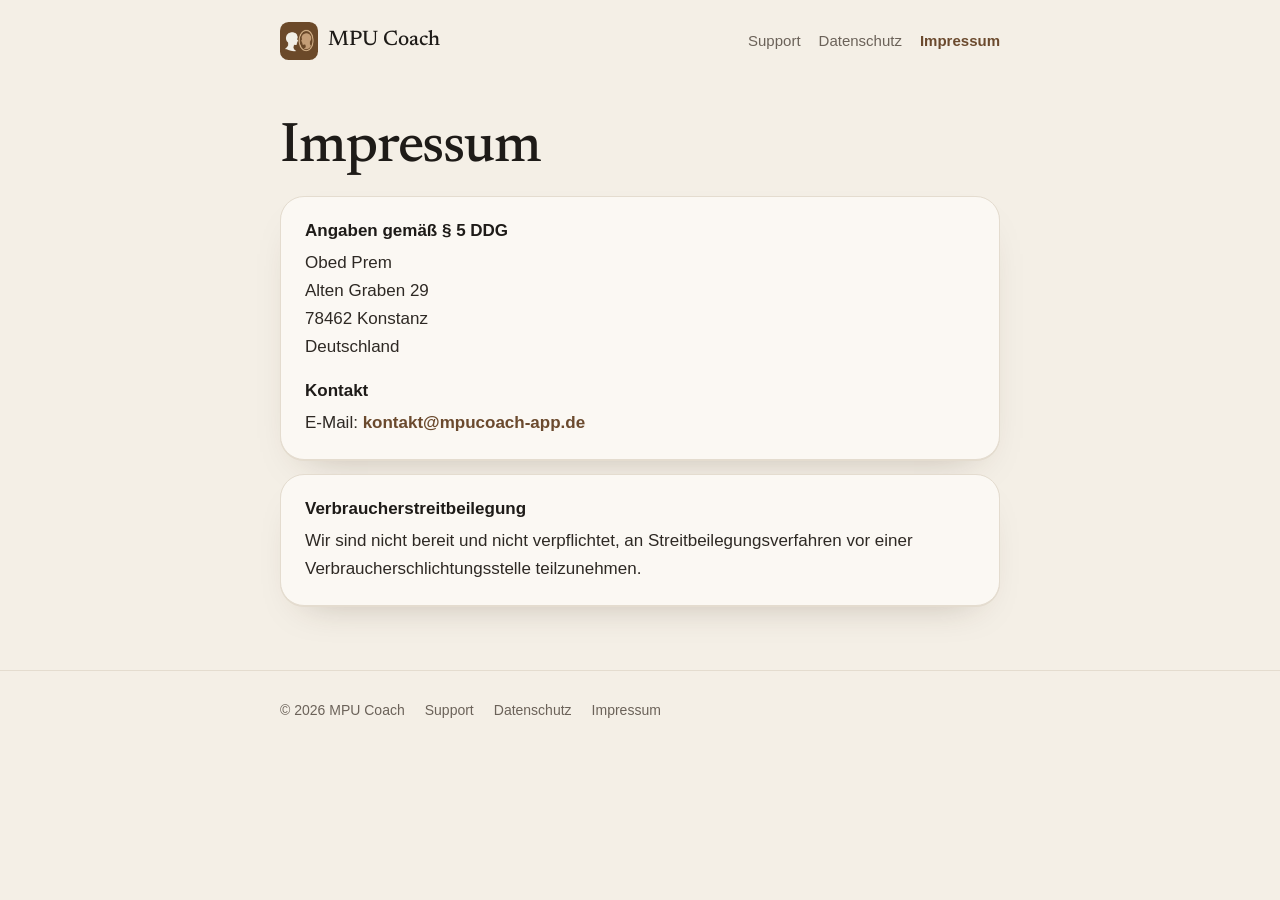
<file: impressum.html>
<!doctype html>
<html lang="de">
<head>
<meta charset="utf-8">
<meta name="viewport" content="width=device-width, initial-scale=1">
<meta name="theme-color" content="#F4EFE6">
<meta name="color-scheme" content="light">
<title>Impressum – MPU Coach</title>
<meta name="description" content="Impressum von MPU Coach.">
<link rel="icon" href="favicon.png">
<link rel="apple-touch-icon" href="apple-touch-icon.png">
<link rel="stylesheet" href="style.css">
</head>
<body>
<header class="top"><div class="wrap">
  <a class="brand" href="index.html"><img src="icon.png" alt=""><span>MPU Coach</span></a>
  <nav><a href="support.html">Support</a><a href="datenschutz.html">Datenschutz</a><a href="impressum.html" aria-current="page">Impressum</a></nav>
</div></header>
<main class="wrap">
<h1>Impressum</h1>
<div class="card">
  <h3>Angaben gemäß § 5 DDG</h3>
  <p>Obed Prem<br>Alten Graben 29<br>78462 Konstanz<br>Deutschland</p>
  <h3>Kontakt</h3>
  <p>E-Mail: <a href="mailto:kontakt@mpucoach-app.de">kontakt@mpucoach-app.de</a></p>
</div>
<div class="card">
  <h3>Verbraucherstreitbeilegung</h3>
  <p>Wir sind nicht bereit und nicht verpflichtet, an Streitbeilegungsverfahren vor einer Verbraucherschlichtungsstelle teilzunehmen.</p>
</div>
</main>
<footer><div class="wrap">
  <span>© 2026 MPU Coach</span>
  <a href="support.html">Support</a>
  <a href="datenschutz.html">Datenschutz</a>
  <a href="impressum.html">Impressum</a>
</div></footer>
</body>
</html>
</file>
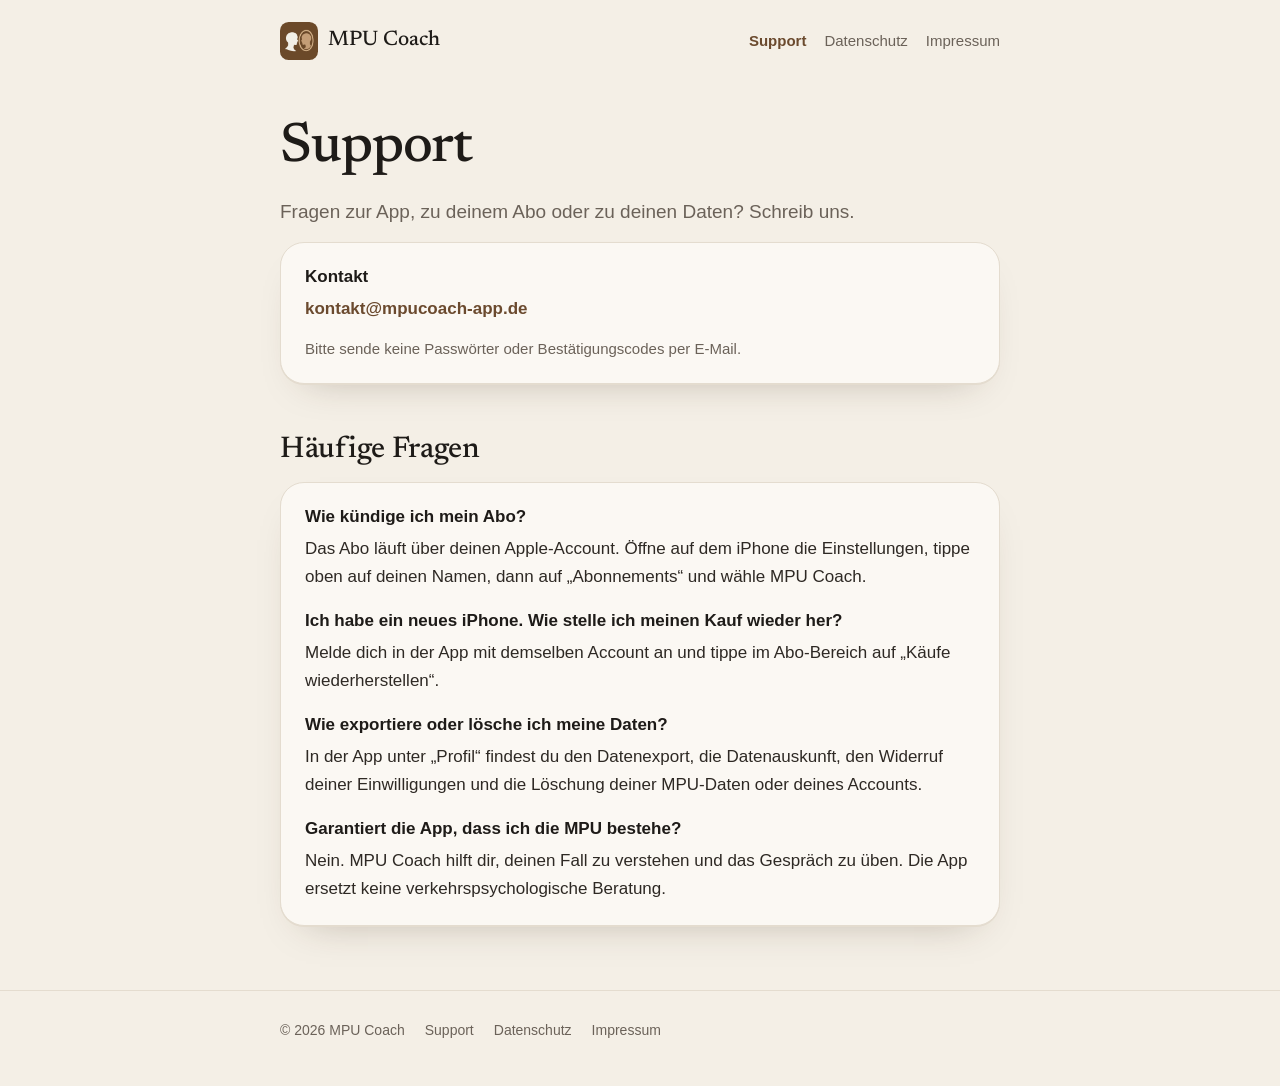
<file: support.html>
<!doctype html>
<html lang="de">
<head>
<meta charset="utf-8">
<meta name="viewport" content="width=device-width, initial-scale=1">
<meta name="theme-color" content="#F4EFE6">
<meta name="color-scheme" content="light">
<title>Support – MPU Coach</title>
<meta name="description" content="Hilfe und Kontakt zu MPU Coach.">
<link rel="icon" href="favicon.png">
<link rel="apple-touch-icon" href="apple-touch-icon.png">
<link rel="stylesheet" href="style.css">
</head>
<body>
<header class="top"><div class="wrap">
  <a class="brand" href="index.html"><img src="icon.png" alt=""><span>MPU Coach</span></a>
  <nav><a href="support.html" aria-current="page">Support</a><a href="datenschutz.html">Datenschutz</a><a href="impressum.html">Impressum</a></nav>
</div></header>
<main class="wrap">
<h1>Support</h1>
<p class="lead">Fragen zur App, zu deinem Abo oder zu deinen Daten? Schreib uns.</p>
<div class="card">
  <h3>Kontakt</h3>
  <p><a href="mailto:kontakt@mpucoach-app.de">kontakt@mpucoach-app.de</a></p>
  <p class="muted">Bitte sende keine Passwörter oder Bestätigungscodes per E-Mail.</p>
</div>
<h2>Häufige Fragen</h2>
<div class="card">
  <h3>Wie kündige ich mein Abo?</h3>
  <p>Das Abo läuft über deinen Apple-Account. Öffne auf dem iPhone die Einstellungen, tippe oben auf deinen Namen, dann auf „Abonnements“ und wähle MPU Coach.</p>
  <h3>Ich habe ein neues iPhone. Wie stelle ich meinen Kauf wieder her?</h3>
  <p>Melde dich in der App mit demselben Account an und tippe im Abo-Bereich auf „Käufe wiederherstellen“.</p>
  <h3>Wie exportiere oder lösche ich meine Daten?</h3>
  <p>In der App unter „Profil“ findest du den Datenexport, die Datenauskunft, den Widerruf deiner Einwilligungen und die Löschung deiner MPU-Daten oder deines Accounts.</p>
  <h3>Garantiert die App, dass ich die MPU bestehe?</h3>
  <p>Nein. MPU Coach hilft dir, deinen Fall zu verstehen und das Gespräch zu üben. Die App ersetzt keine verkehrspsychologische Beratung.</p>
</div>
</main>
<footer><div class="wrap">
  <span>© 2026 MPU Coach</span>
  <a href="support.html">Support</a>
  <a href="datenschutz.html">Datenschutz</a>
  <a href="impressum.html">Impressum</a>
</div></footer>
</body>
</html>
</file>
<file: style.css>
/* MPU Coach website – always the app's light cream and wood style.
   Fonts are served from this site (no third-party font requests). */
@font-face { font-family: "Newsreader"; src: url("fonts/newsreader-500.ttf") format("truetype"); font-weight: 500; font-style: normal; font-display: swap; }
@font-face { font-family: "Newsreader"; src: url("fonts/newsreader-400-italic.ttf") format("truetype"); font-weight: 400; font-style: italic; font-display: swap; }
:root {
  --bg: #F4EFE6;
  --surface: #FBF8F3;
  --surface-2: #EFE7DA;
  --ink: #1E1B18;
  --body: #2E2924;
  --muted: #6B6259;
  --border: #E4DCCF;
  --accent: #6B4A2E;
  --on-accent: #FFFFFF;
  --sage: #E6EBE3;
  --sage-ink: #3F5A45;
  --shadow: 0 1px 0 #E4DCCF, 0 18px 40px -26px rgba(60, 40, 20, 0.35);
  color-scheme: light;
}
* { box-sizing: border-box; }
html { -webkit-text-size-adjust: 100%; }
body {
  margin: 0;
  background: var(--bg);
  color: var(--body);
  font: 17px/1.65 -apple-system, BlinkMacSystemFont, "SF Pro Text", "Segoe UI", Roboto, Helvetica, Arial, sans-serif;
}
a { color: var(--accent); text-decoration: none; font-weight: 600; }
a:hover { text-decoration: underline; text-underline-offset: 3px; }
.wrap { max-width: 760px; margin: 0 auto; padding: 0 20px; }
header.top { padding: 22px 0; }
header.top .wrap { display: flex; align-items: center; justify-content: space-between; gap: 12px; }
.brand { display: flex; align-items: center; gap: 10px; color: var(--ink); font: 500 21px/1.2 "Newsreader", Georgia, serif; }
.brand:hover { text-decoration: none; }
.brand img { width: 38px; height: 38px; border-radius: 22.5%; }
nav a { color: var(--muted); font-size: 15px; font-weight: 500; margin-left: 18px; }
nav a[aria-current="page"] { color: var(--accent); font-weight: 600; }
h1, h2 { font-family: "Newsreader", Georgia, "Times New Roman", serif; font-weight: 500; color: var(--ink); }
h1 { font-size: clamp(34px, 8vw, 56px); hyphens: auto; overflow-wrap: break-word; line-height: 1.08; letter-spacing: -0.02em; margin: 36px 0 18px; }
h2 { font-size: clamp(25px, 4.6vw, 30px); line-height: 1.2; letter-spacing: -0.01em; margin: 48px 0 14px; }
h3 { color: var(--ink); font-size: 17px; line-height: 1.4; margin: 18px 0 6px; }
.card h3:first-child { margin-top: 0; }
p { margin: 0 0 14px; }
.eyebrow { font-size: 12px; font-weight: 700; letter-spacing: 0.12em; text-transform: uppercase; color: var(--muted); margin: 32px 0 0; }
.lead { font-size: 19px; color: var(--muted); max-width: 600px; }
.card { background: var(--surface); border: 1px solid var(--border); border-radius: 24px; padding: 22px 24px; margin: 14px 0; box-shadow: var(--shadow); }
.card p:last-child { margin-bottom: 0; }
.card.sage { background: var(--sage); border-color: transparent; box-shadow: none; }
.card.sage, .card.sage h3 { color: var(--sage-ink); }
.button { display: inline-block; background: var(--accent); color: var(--on-accent); font-weight: 600; padding: 15px 24px; border-radius: 18px; }
.button:hover { text-decoration: none; opacity: .92; }
.muted { color: var(--muted); font-size: 15px; }
.quote { font: italic 400 22px/1.45 "Newsreader", Georgia, serif; color: var(--ink); margin: 0; }
.shots { display: grid; grid-template-columns: 1fr 1fr; gap: 18px; margin: 36px 0 8px; }
.shots img { width: 100%; border-radius: 30px; border: 1px solid var(--border); display: block; box-shadow: var(--shadow); }
.features { list-style: none; padding: 0; margin: 0; }
.features li { padding: 18px 0; border-top: 1px solid var(--border); }
.features li:last-child { border-bottom: 1px solid var(--border); }
.features li strong { color: var(--ink); display: block; font: 500 22px/1.3 "Newsreader", Georgia, serif; margin-bottom: 4px; }
/* Privacy policy rendered from the app text */
.policy h2 { font-size: 26px; margin-top: 44px; padding-top: 22px; border-top: 1px solid var(--border); }
.policy h3 { margin-top: 22px; }
footer { margin: 64px 0 0; padding: 28px 0 44px; border-top: 1px solid var(--border); }
footer .wrap { display: flex; flex-wrap: wrap; gap: 8px 20px; color: var(--muted); font-size: 14px; }
footer a { color: var(--muted); font-weight: 500; }
@media (max-width: 520px) {
  nav a { margin-left: 12px; font-size: 14px; }
  .brand span { display: none; }
  .card { padding: 20px; }
}
</file>
